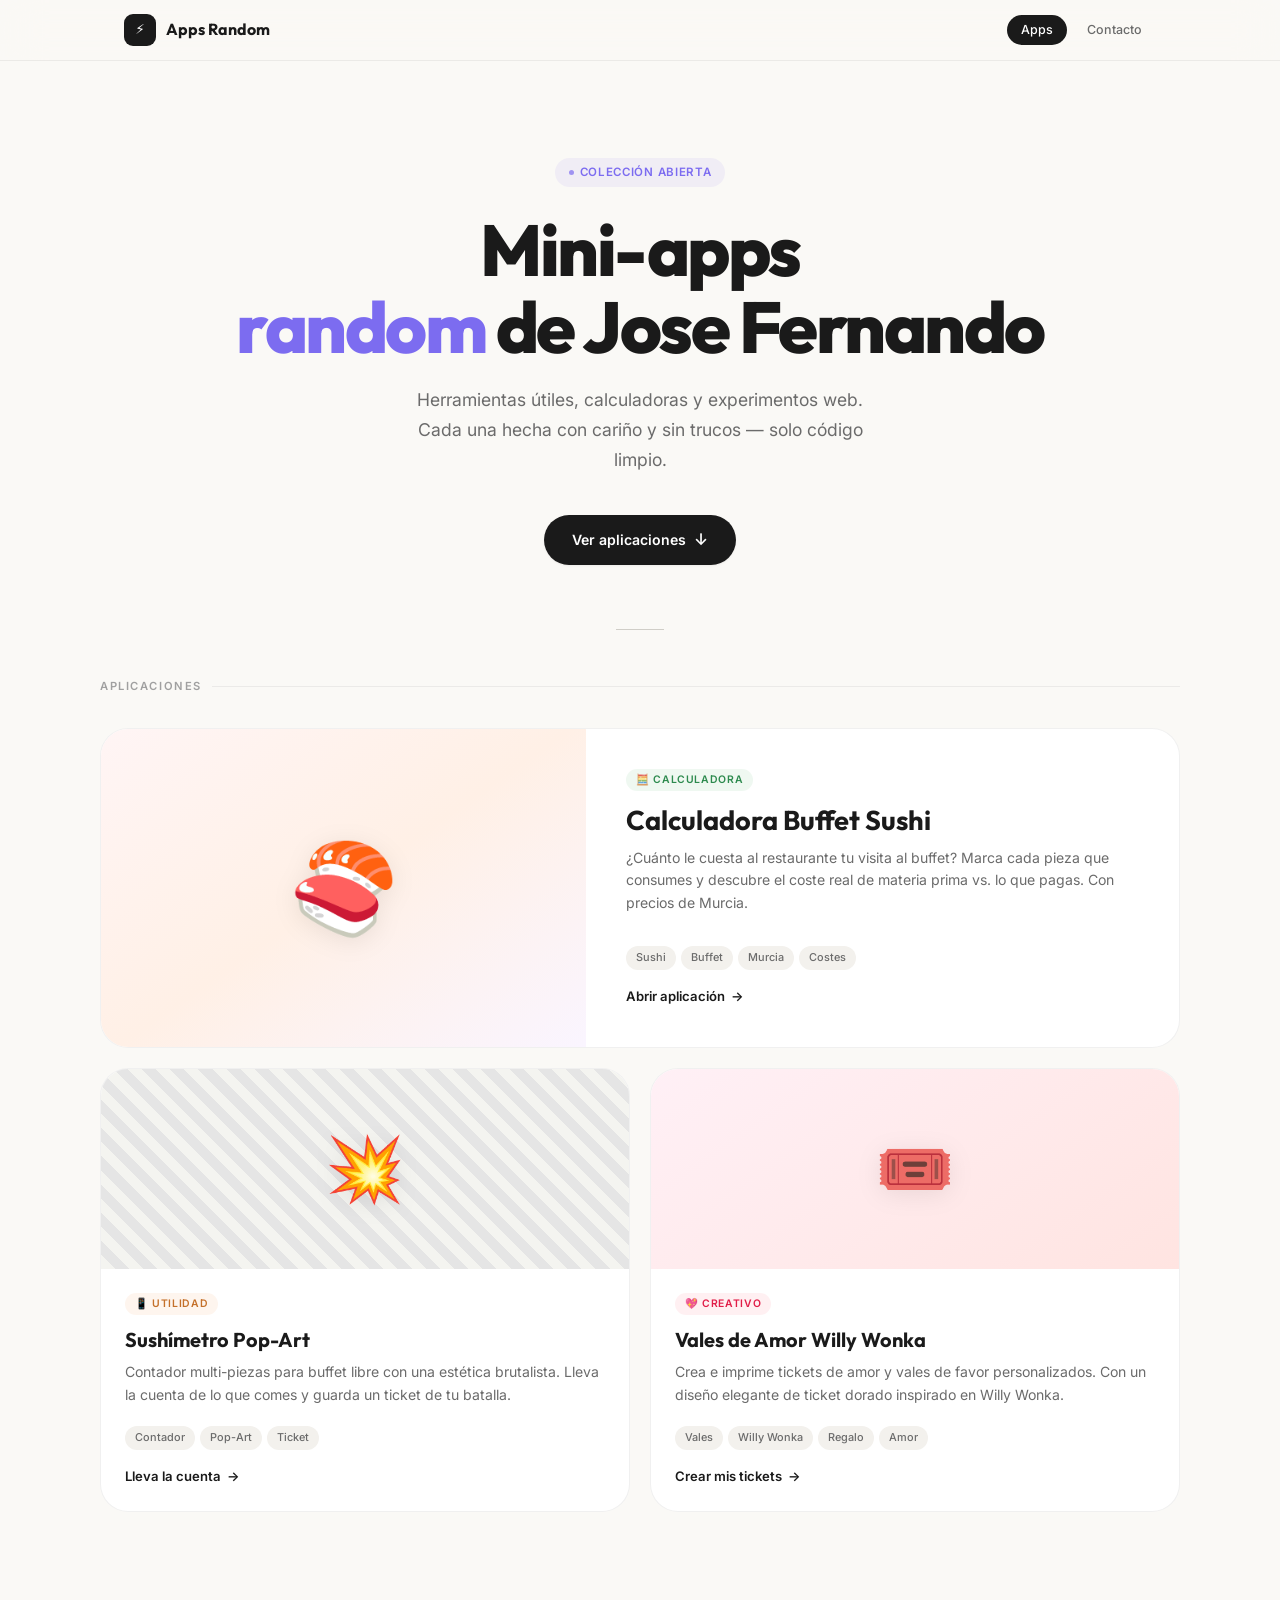
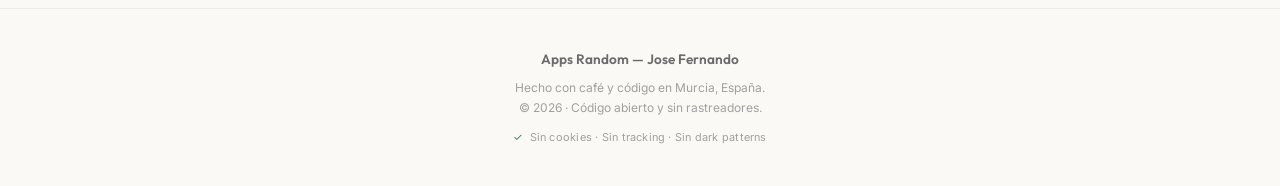
<file: index.html>
<!DOCTYPE html>
<html lang="es">
<head>
<meta charset="UTF-8"/>
<meta name="viewport" content="width=device-width, initial-scale=1.0"/>
<title>Apps Random — Jose Fernando</title>
<meta name="description" content="Colección de mini-aplicaciones web creadas por Jose Fernando. Herramientas útiles, calculadoras y experimentos."/>
<link rel="preconnect" href="https://fonts.googleapis.com"/>
<link rel="preconnect" href="https://fonts.gstatic.com" crossorigin/>
<link href="https://fonts.googleapis.com/css2?family=Inter:wght@300;400;500;600;700&family=Outfit:wght@400;500;600;700;800&display=swap" rel="stylesheet"/>
<style>
  
:root {
  /* Surface — warm cream palette */
  --bg: #faf9f6;
  --bg-alt: #f3f1ed;
  --surface: #ffffff;
  --surface-hover: #fdfcfa;
  --surface-raised: #ffffff;

  /* Text */
  --ink: #1a1a1a;
  --ink-secondary: #6b6b6b;
  --ink-tertiary: #a0a0a0;
  --ink-faint: #d0cec8;

  /* Accent — soft muted violet */
  --accent: #7c6cf0;
  --accent-soft: rgba(124, 108, 240, 0.08);
  --accent-medium: rgba(124, 108, 240, 0.14);

  /* Borders */
  --border: rgba(0, 0, 0, 0.06);
  --border-hover: rgba(0, 0, 0, 0.12);

  /* Radius */
  --r-sm: 12px;
  --r-md: 20px;
  --r-lg: 28px;
  --r-xl: 36px;
  --r-full: 999px;

  /* Shadows */
  --shadow-sm: 0 1px 3px rgba(0,0,0,0.04), 0 1px 2px rgba(0,0,0,0.03);
  --shadow-md: 0 4px 16px rgba(0,0,0,0.06), 0 1px 4px rgba(0,0,0,0.04);
  --shadow-lg: 0 12px 40px rgba(0,0,0,0.08), 0 4px 12px rgba(0,0,0,0.04);
  --shadow-card-hover: 0 20px 60px rgba(0,0,0,0.1), 0 4px 16px rgba(0,0,0,0.05);

  /* Motion */
  --ease: cubic-bezier(0.4, 0, 0.2, 1);
  --spring: cubic-bezier(0.34, 1.56, 0.64, 1);

  /* Fonts */
  --font: 'Inter', system-ui, -apple-system, BlinkMacSystemFont, sans-serif;
  --display: 'Outfit', system-ui, sans-serif;
}

/* ═══════════ RESET ═══════════ */
*, *::before, *::after { box-sizing: border-box; margin: 0; padding: 0; }
html { scroll-behavior: smooth; }
body {
  font-family: var(--font);
  background: var(--bg);
  color: var(--ink);
  min-height: 100vh;
  -webkit-font-smoothing: antialiased;
  -moz-osx-font-smoothing: grayscale;
  line-height: 1.6;
}
a { text-decoration: none; color: inherit; }

/* ═══════════ LAYOUT ═══════════ */
.container {
  max-width: 1080px;
  margin: 0 auto;
  padding: 0 1.5rem;
}

/* ═══════════ NAV ═══════════ */
.nav {
  position: sticky;
  top: 0; z-index: 50;
  background: rgba(250, 249, 246, 0.82);
  backdrop-filter: blur(20px) saturate(1.5);
  -webkit-backdrop-filter: blur(20px) saturate(1.5);
  border-bottom: 1px solid var(--border);
}
.nav-inner {
  max-width: 1080px;
  margin: 0 auto;
  padding: 0 1.5rem;
  height: 60px;
  display: flex;
  align-items: center;
  justify-content: space-between;
}
.nav-brand {
  display: flex;
  align-items: center;
  gap: 10px;
  font-family: var(--display);
  font-weight: 700;
  font-size: 1rem;
  color: var(--ink);
}
.nav-logo {
  width: 32px; height: 32px;
  border-radius: 9px;
  background: var(--ink);
  color: #fff;
  display: flex; align-items: center; justify-content: center;
  font-size: 0.85rem;
  transition: transform 0.3s var(--spring);
}
.nav-logo:hover { transform: rotate(-8deg) scale(1.05); }
.nav-right {
  display: flex; align-items: center; gap: 6px;
}
.nav-pill {
  padding: 5px 14px;
  border-radius: var(--r-full);
  font-size: 0.78rem;
  font-weight: 500;
  color: var(--ink-secondary);
  transition: background 0.2s, color 0.2s;
  cursor: pointer;
  border: none; background: none;
  font-family: var(--font);
}
.nav-pill:hover {
  background: var(--accent-soft);
  color: var(--accent);
}
.nav-pill.active {
  background: var(--ink);
  color: #fff;
}

/* ═══════════ HERO ═══════════ */
.hero {
  padding: 6rem 0 4rem;
  text-align: center;
}
.hero-tag {
  display: inline-flex;
  align-items: center;
  gap: 6px;
  padding: 5px 14px;
  border-radius: var(--r-full);
  background: var(--accent-soft);
  color: var(--accent);
  font-size: 0.72rem;
  font-weight: 600;
  letter-spacing: 0.06em;
  text-transform: uppercase;
  margin-bottom: 1.5rem;
}
.hero-tag .dot {
  width: 5px; height: 5px;
  border-radius: 50%;
  background: var(--accent);
  opacity: 0.7;
}
.hero h1 {
  font-family: var(--display);
  font-size: clamp(2.5rem, 6vw, 4.5rem);
  font-weight: 800;
  line-height: 1.08;
  letter-spacing: -0.035em;
  color: var(--ink);
  margin-bottom: 1.2rem;
}
.hero h1 em {
  font-style: normal;
  color: var(--accent);
}
.hero-desc {
  font-size: 1.1rem;
  color: var(--ink-secondary);
  max-width: 480px;
  margin: 0 auto 2.5rem;
  line-height: 1.7;
  font-weight: 400;
}
.hero-actions {
  display: flex;
  align-items: center;
  justify-content: center;
  gap: 10px;
}
.btn {
  display: inline-flex;
  align-items: center;
  gap: 8px;
  padding: 12px 28px;
  border-radius: var(--r-full);
  font-size: 0.88rem;
  font-weight: 600;
  font-family: var(--font);
  cursor: pointer;
  border: none;
  transition: all 0.25s var(--ease);
}
.btn-primary {
  background: var(--ink);
  color: #fff;
  box-shadow: var(--shadow-sm);
}
.btn-primary:hover {
  background: #333;
  transform: translateY(-1px);
  box-shadow: var(--shadow-md);
}
.btn-secondary {
  background: transparent;
  color: var(--ink-secondary);
  border: 1px solid var(--border-hover);
}
.btn-secondary:hover {
  background: var(--surface);
  color: var(--ink);
  border-color: var(--border-hover);
  transform: translateY(-1px);
}
.btn .arrow {
  transition: transform 0.25s var(--ease);
  font-size: 1rem;
}
.btn:hover .arrow { transform: translateX(3px); }

/* ═══════════ DIVIDER ═══════════ */
.divider {
  width: 48px;
  height: 1px;
  background: var(--ink-faint);
  margin: 0 auto 3rem;
}

/* ═══════════ APPS SECTION ═══════════ */
.section {
  padding: 0 0 6rem;
}
.section-label {
  display: flex;
  align-items: center;
  gap: 10px;
  font-size: 0.7rem;
  font-weight: 600;
  letter-spacing: 0.14em;
  text-transform: uppercase;
  color: var(--ink-tertiary);
  margin-bottom: 2rem;
}
.section-label::after {
  content: '';
  flex: 1;
  height: 1px;
  background: var(--border);
}

/* ═══════════ APP CARDS — BENTO GRID ═══════════ */
.bento {
  display: grid;
  grid-template-columns: repeat(2, 1fr);
  gap: 1.25rem;
}

.app-card {
  position: relative;
  background: var(--surface);
  border: 1px solid var(--border);
  border-radius: var(--r-lg);
  overflow: hidden;
  transition: all 0.35s var(--ease);
  display: flex;
  flex-direction: column;
  cursor: pointer;
}
.app-card:hover {
  border-color: var(--border-hover);
  box-shadow: var(--shadow-card-hover);
  transform: translateY(-4px);
}

/* Featured card — spans full width */
.app-card.featured {
  grid-column: 1 / -1;
  flex-direction: row;
  min-height: 320px;
}
.app-card.featured .card-visual {
  flex: 0 0 45%;
  min-height: 100%;
}
.app-card.featured .card-content {
  flex: 1;
  padding: 2.5rem;
  display: flex;
  flex-direction: column;
  justify-content: center;
}

/* Card visual / preview area */
.card-visual {
  position: relative;
  height: 200px;
  display: flex;
  align-items: center;
  justify-content: center;
  overflow: hidden;
}
.card-visual-bg {
  position: absolute; inset: 0;
  transition: transform 0.5s var(--ease);
}
.app-card:hover .card-visual-bg {
  transform: scale(1.04);
}
.card-icon {
  position: relative;
  z-index: 1;
  font-size: 4rem;
  filter: drop-shadow(0 4px 12px rgba(0,0,0,0.08));
  transition: transform 0.4s var(--spring);
}
.app-card:hover .card-icon {
  transform: scale(1.1) rotate(-3deg);
}
.app-card.featured .card-icon {
  font-size: 5.5rem;
}

/* Card content */
.card-content {
  padding: 1.5rem;
  flex: 1;
  display: flex;
  flex-direction: column;
}
.card-badge {
  display: inline-flex;
  align-items: center;
  gap: 4px;
  width: fit-content;
  padding: 3px 10px;
  border-radius: var(--r-full);
  font-size: 0.65rem;
  font-weight: 600;
  letter-spacing: 0.06em;
  text-transform: uppercase;
  margin-bottom: 0.75rem;
}
.badge-tool {
  background: rgba(52, 168, 83, 0.08);
  color: #2d8a4e;
}
.badge-game {
  background: var(--accent-soft);
  color: var(--accent);
}
.badge-util {
  background: rgba(234, 134, 45, 0.08);
  color: #c4702a;
}
.badge-love {
  background: rgba(244, 63, 94, 0.08);
  color: #e11d48;
}
.card-title {
  font-family: var(--display);
  font-size: 1.25rem;
  font-weight: 700;
  line-height: 1.3;
  margin-bottom: 0.5rem;
  color: var(--ink);
}
.app-card.featured .card-title {
  font-size: 1.7rem;
}
.card-desc {
  font-size: 0.88rem;
  color: var(--ink-secondary);
  line-height: 1.6;
  flex: 1;
  margin-bottom: 1.25rem;
}
.card-tags {
  display: flex;
  flex-wrap: wrap;
  gap: 5px;
  margin-bottom: 1rem;
}
.tag {
  padding: 3px 10px;
  border-radius: var(--r-full);
  background: var(--bg-alt);
  font-size: 0.68rem;
  font-weight: 500;
  color: var(--ink-secondary);
  transition: background 0.2s, color 0.2s;
}
.app-card:hover .tag {
  background: var(--accent-soft);
  color: var(--accent);
}
.card-cta {
  display: inline-flex;
  align-items: center;
  gap: 6px;
  font-size: 0.82rem;
  font-weight: 600;
  color: var(--ink);
  transition: color 0.2s, gap 0.25s var(--ease);
}
.app-card:hover .card-cta {
  color: var(--accent);
  gap: 10px;
}

/* ═══════════ PLACEHOLDER CARDS ═══════════ */
.app-card.placeholder {
  border-style: dashed;
  cursor: default;
}
.app-card.placeholder:hover {
  transform: translateY(-2px);
  box-shadow: var(--shadow-md);
}
.placeholder-badge {
  position: absolute;
  top: 12px; right: 12px; z-index: 2;
  padding: 3px 10px;
  border-radius: var(--r-full);
  background: var(--bg-alt);
  font-size: 0.6rem;
  font-weight: 600;
  letter-spacing: 0.06em;
  text-transform: uppercase;
  color: var(--ink-tertiary);
}
.app-card.placeholder .card-icon {
  opacity: 0.25;
  filter: grayscale(1) drop-shadow(0 4px 12px rgba(0,0,0,0.05));
}
.app-card.placeholder .card-content {
  opacity: 0.4;
}

/* ═══════════ FOOTER ═══════════ */
.footer {
  padding: 2.5rem 0;
  border-top: 1px solid var(--border);
  text-align: center;
}
.footer-inner {
  display: flex;
  flex-direction: column;
  align-items: center;
  gap: 8px;
}
.footer-brand {
  font-family: var(--display);
  font-weight: 600;
  font-size: 0.85rem;
  color: var(--ink-secondary);
}
.footer-note {
  font-size: 0.75rem;
  color: var(--ink-tertiary);
  line-height: 1.6;
}
.footer-note a {
  color: var(--ink-secondary);
  text-decoration: underline;
  text-underline-offset: 2px;
  text-decoration-color: var(--ink-faint);
  transition: color 0.2s, text-decoration-color 0.2s;
}
.footer-note a:hover {
  color: var(--accent);
  text-decoration-color: var(--accent);
}
.footer-ethics {
  display: inline-flex;
  align-items: center;
  gap: 6px;
  margin-top: 4px;
  font-size: 0.68rem;
  color: var(--ink-tertiary);
  letter-spacing: 0.02em;
}
.footer-ethics .check {
  color: #2d8a4e;
}

/* ═══════════ RESPONSIVE ═══════════ */
@media (max-width: 768px) {
  .hero { padding: 4rem 0 3rem; }
  .hero h1 { font-size: 2.2rem; }
  .hero-desc { font-size: 1rem; }
  .hero-actions { flex-direction: column; width: 100%; }
  .btn { width: 100%; justify-content: center; }
  .bento { grid-template-columns: 1fr; }
  .app-card.featured {
    flex-direction: column;
    min-height: auto;
  }
  .app-card.featured .card-visual {
    flex: 0 0 auto;
    height: 200px;
    min-height: auto;
  }
  .app-card.featured .card-content {
    padding: 1.5rem;
  }
  .app-card.featured .card-title {
    font-size: 1.3rem;
  }
  .app-card.featured .card-icon {
    font-size: 4rem;
  }
  .nav-right { display: none; }
}

/* ═══════════ ANIMATIONS ═══════════ */
.fade-in {
  opacity: 0;
  transform: translateY(20px);
  animation: fadeIn 0.6s var(--ease) forwards;
}
.fade-in:nth-child(1) { animation-delay: 0s; }
.fade-in:nth-child(2) { animation-delay: 0.08s; }
.fade-in:nth-child(3) { animation-delay: 0.16s; }
.fade-in:nth-child(4) { animation-delay: 0.24s; }

@keyframes fadeIn {
  to { opacity: 1; transform: translateY(0); }
}

/* Scroll reveal */
.reveal {
  opacity: 0;
  transform: translateY(24px);
  transition: opacity 0.5s var(--ease), transform 0.5s var(--ease);
}
.reveal.visible {
  opacity: 1;
  transform: translateY(0);
}

/* ═══════════ SCROLLBAR ═══════════ */
::-webkit-scrollbar { width: 6px; }
::-webkit-scrollbar-track { background: var(--bg); }
::-webkit-scrollbar-thumb { background: var(--ink-faint); border-radius: 3px; }
::-webkit-scrollbar-thumb:hover { background: var(--ink-tertiary); }
</style>
</head>
<body>

<!-- Navigation -->
<nav class="nav" aria-label="Navegación principal">
  <div class="nav-inner">
    <a href="#" class="nav-brand" aria-label="Inicio">
      <div class="nav-logo" aria-hidden="true">⚡</div>
      Apps Random
    </a>
    <div class="nav-right">
      <a href="#apps" class="nav-pill active">Apps</a>
      <a href="#footer" class="nav-pill">Contacto</a>
    </div>
  </div>
</nav>

<!-- Hero -->
<main>
  <section class="hero container" id="top">
    <div class="hero-tag fade-in">
      <span class="dot" aria-hidden="true"></span>
      Colección abierta
    </div>
    <h1 class="fade-in">
      Mini-apps<br/><em>random</em> de Jose Fernando
    </h1>
    <p class="hero-desc fade-in">
      Herramientas útiles, calculadoras y experimentos web.
      Cada una hecha con cariño y sin trucos — solo código limpio.
    </p>
    <div class="hero-actions fade-in">
      <a href="#apps" class="btn btn-primary">
        Ver aplicaciones
        <span class="arrow" aria-hidden="true">↓</span>
      </a>
    </div>
  </section>

  <div class="container"><div class="divider" aria-hidden="true"></div></div>

  <!-- Apps -->
  <section class="section container" id="apps">
    <div class="section-label">
      Aplicaciones
    </div>

    <div class="bento">

      <!-- ★ FEATURED: Sushi Calculator -->
      <a href="./calculadoraChuchi/index.html" class="app-card featured reveal" id="card-sushi" aria-label="Abrir Calculadora Buffet Sushi">
        <div class="card-visual">
          <div class="card-visual-bg" style="background: linear-gradient(145deg, #fff5f5 0%, #fff0e6 50%, #faf5ff 100%);"></div>
          <span class="card-icon" aria-hidden="true">🍣</span>
        </div>
        <div class="card-content">
          <span class="card-badge badge-tool">🧮 Calculadora</span>
          <h2 class="card-title">Calculadora Buffet Sushi</h2>
          <p class="card-desc">
            ¿Cuánto le cuesta al restaurante tu visita al buffet?
            Marca cada pieza que consumes y descubre el coste real
            de materia prima vs. lo que pagas. Con precios de Murcia.
          </p>
          <div class="card-tags">
            <span class="tag">Sushi</span>
            <span class="tag">Buffet</span>
            <span class="tag">Murcia</span>
            <span class="tag">Costes</span>
          </div>
          <span class="card-cta">
            Abrir aplicación
            <span class="arrow" aria-hidden="true">→</span>
          </span>
        </div>
      </a>

      <!-- Contador de Piezas -->
      <a href="./contadorPiezas/index.html" class="app-card reveal" aria-label="Abrir Contador Pop-Art">
        <div class="card-visual">
          <div class="card-visual-bg" style="background: repeating-linear-gradient(45deg, #f4f4f0, #f4f4f0 10px, rgba(0,0,0,0.1) 10px, rgba(0,0,0,0.1) 20px);"></div>
          <span class="card-icon" aria-hidden="true">💥</span>
        </div>
        <div class="card-content">
          <span class="card-badge badge-util">📱 Utilidad</span>
          <h3 class="card-title">Sushímetro Pop-Art</h3>
          <p class="card-desc">
            Contador multi-piezas para buffet libre con una estética brutalista.
            Lleva la cuenta de lo que comes y guarda un ticket de tu batalla.
          </p>
          <div class="card-tags">
            <span class="tag">Contador</span>
            <span class="tag">Pop-Art</span>
            <span class="tag">Ticket</span>
          </div>
          <span class="card-cta">
            Lleva la cuenta
            <span class="arrow" aria-hidden="true">→</span>
          </span>
        </div>
      </a>

      <!-- Creador de Tickets de Amor -->
      <a href="./ticketAmor/index.html" class="app-card reveal" aria-label="Abrir Creador de Tickets de Amor">
        <div class="card-visual">
          <div class="card-visual-bg" style="background: linear-gradient(145deg, #fff0f6 0%, #ffe4e1 100%);"></div>
          <span class="card-icon" aria-hidden="true">🎟️</span>
        </div>
        <div class="card-content">
          <span class="card-badge badge-love">💖 Creativo</span>
          <h3 class="card-title">Vales de Amor Willy Wonka</h3>
          <p class="card-desc">
            Crea e imprime tickets de amor y vales de favor personalizados. Con un diseño elegante de ticket dorado inspirado en Willy Wonka.
          </p>
          <div class="card-tags">
            <span class="tag">Vales</span>
            <span class="tag">Willy Wonka</span>
            <span class="tag">Regalo</span>
            <span class="tag">Amor</span>
          </div>
          <span class="card-cta">
            Crear mis tickets
            <span class="arrow" aria-hidden="true">→</span>
          </span>
        </div>
      </a>

    </div>
  </section>
</main>

<!-- Footer -->
<footer class="footer" id="footer">
  <div class="container footer-inner">
    <span class="footer-brand">Apps Random — Jose Fernando</span>
    <p class="footer-note">
      Hecho con café y código en Murcia, España.<br/>
      © 2026 · Código abierto y sin rastreadores.
    </p>
    <span class="footer-ethics">
      <span class="check" aria-hidden="true">✓</span>
      Sin cookies · Sin tracking · Sin dark patterns
    </span>
  </div>
</footer>

<script>
'use strict';

/* ═══ Scroll Reveal ═══ */
const observer = new IntersectionObserver(entries => {
  entries.forEach(entry => {
    if (entry.isIntersecting) {
      entry.target.classList.add('visible');
    }
  });
}, { threshold: 0.08, rootMargin: '0px 0px -40px 0px' });

document.querySelectorAll('.reveal').forEach(el => observer.observe(el));

/* ═══ Smooth anchor ═══ */
document.querySelectorAll('a[href^="#"]').forEach(a => {
  a.addEventListener('click', e => {
    const t = document.querySelector(a.getAttribute('href'));
    if (t) { e.preventDefault(); t.scrollIntoView({ behavior: 'smooth', block: 'start' }); }
  });
});
</script>
</body>
</html>
</file>
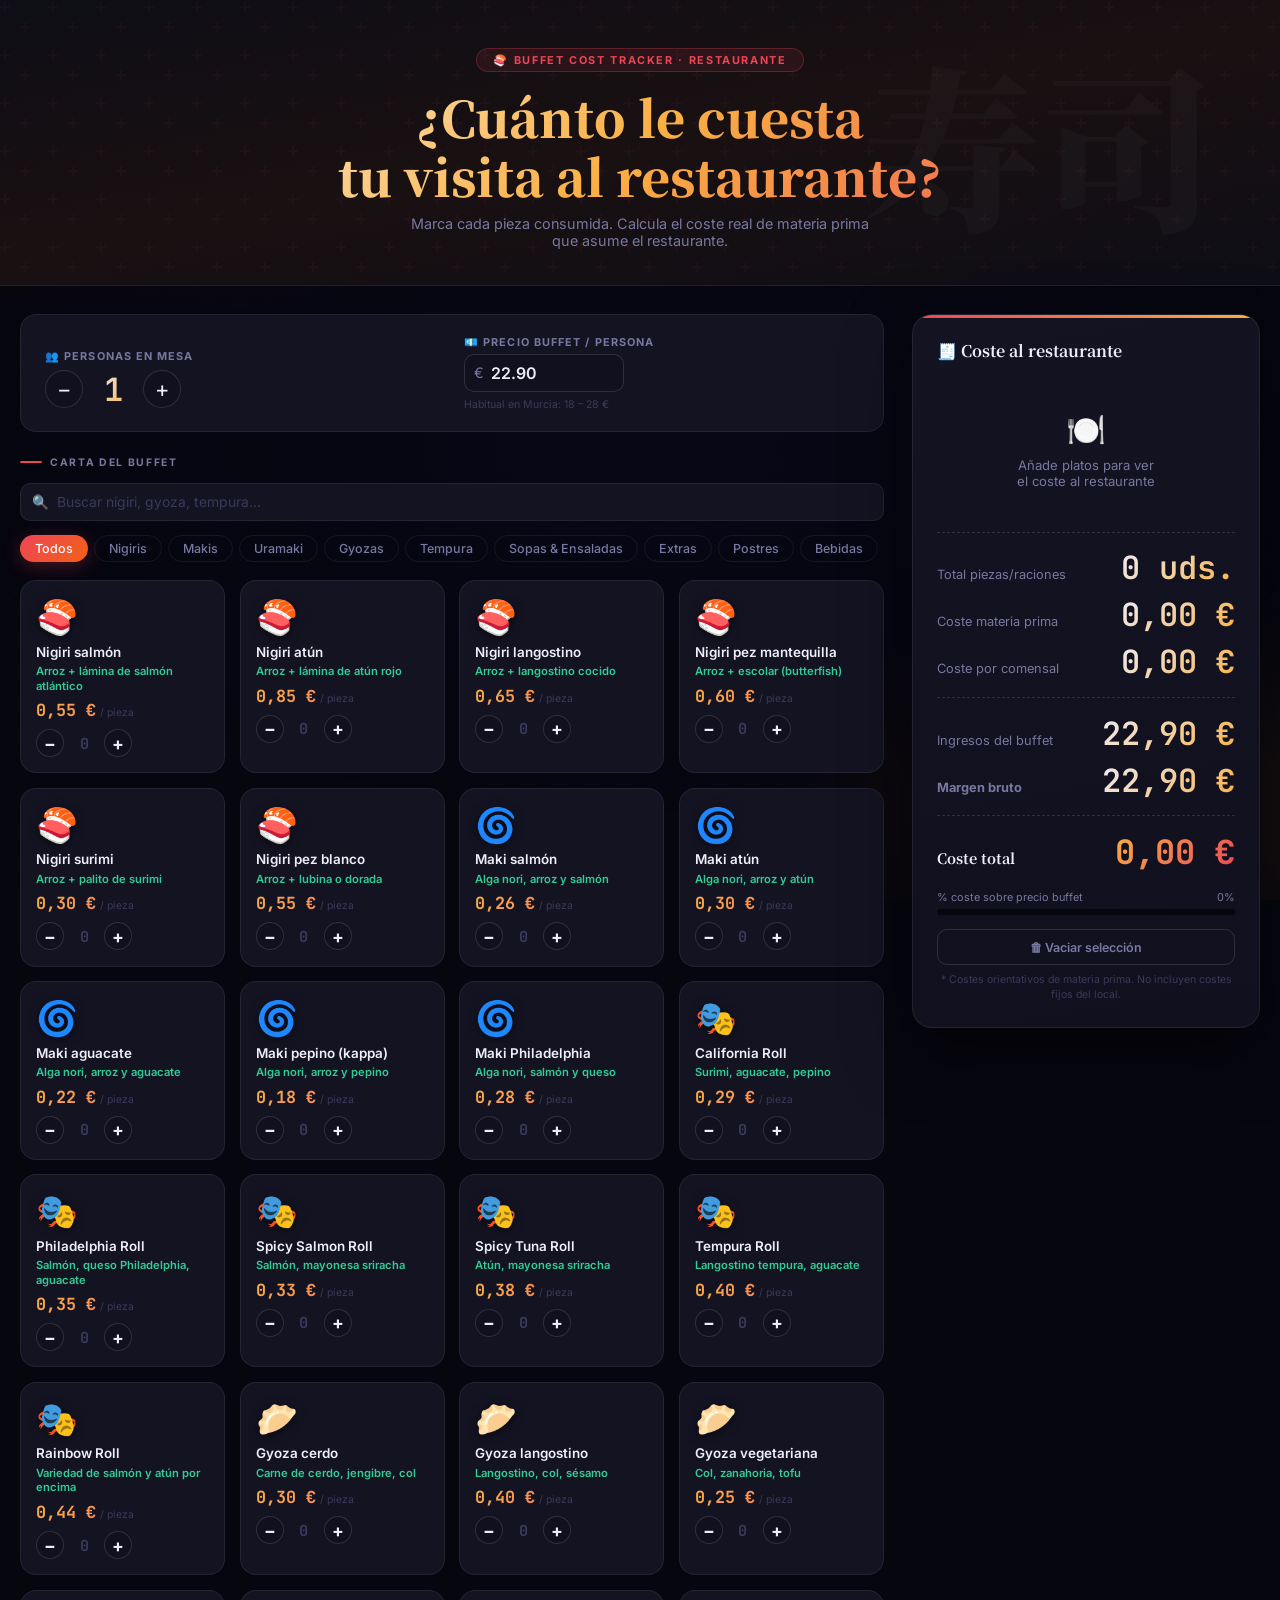
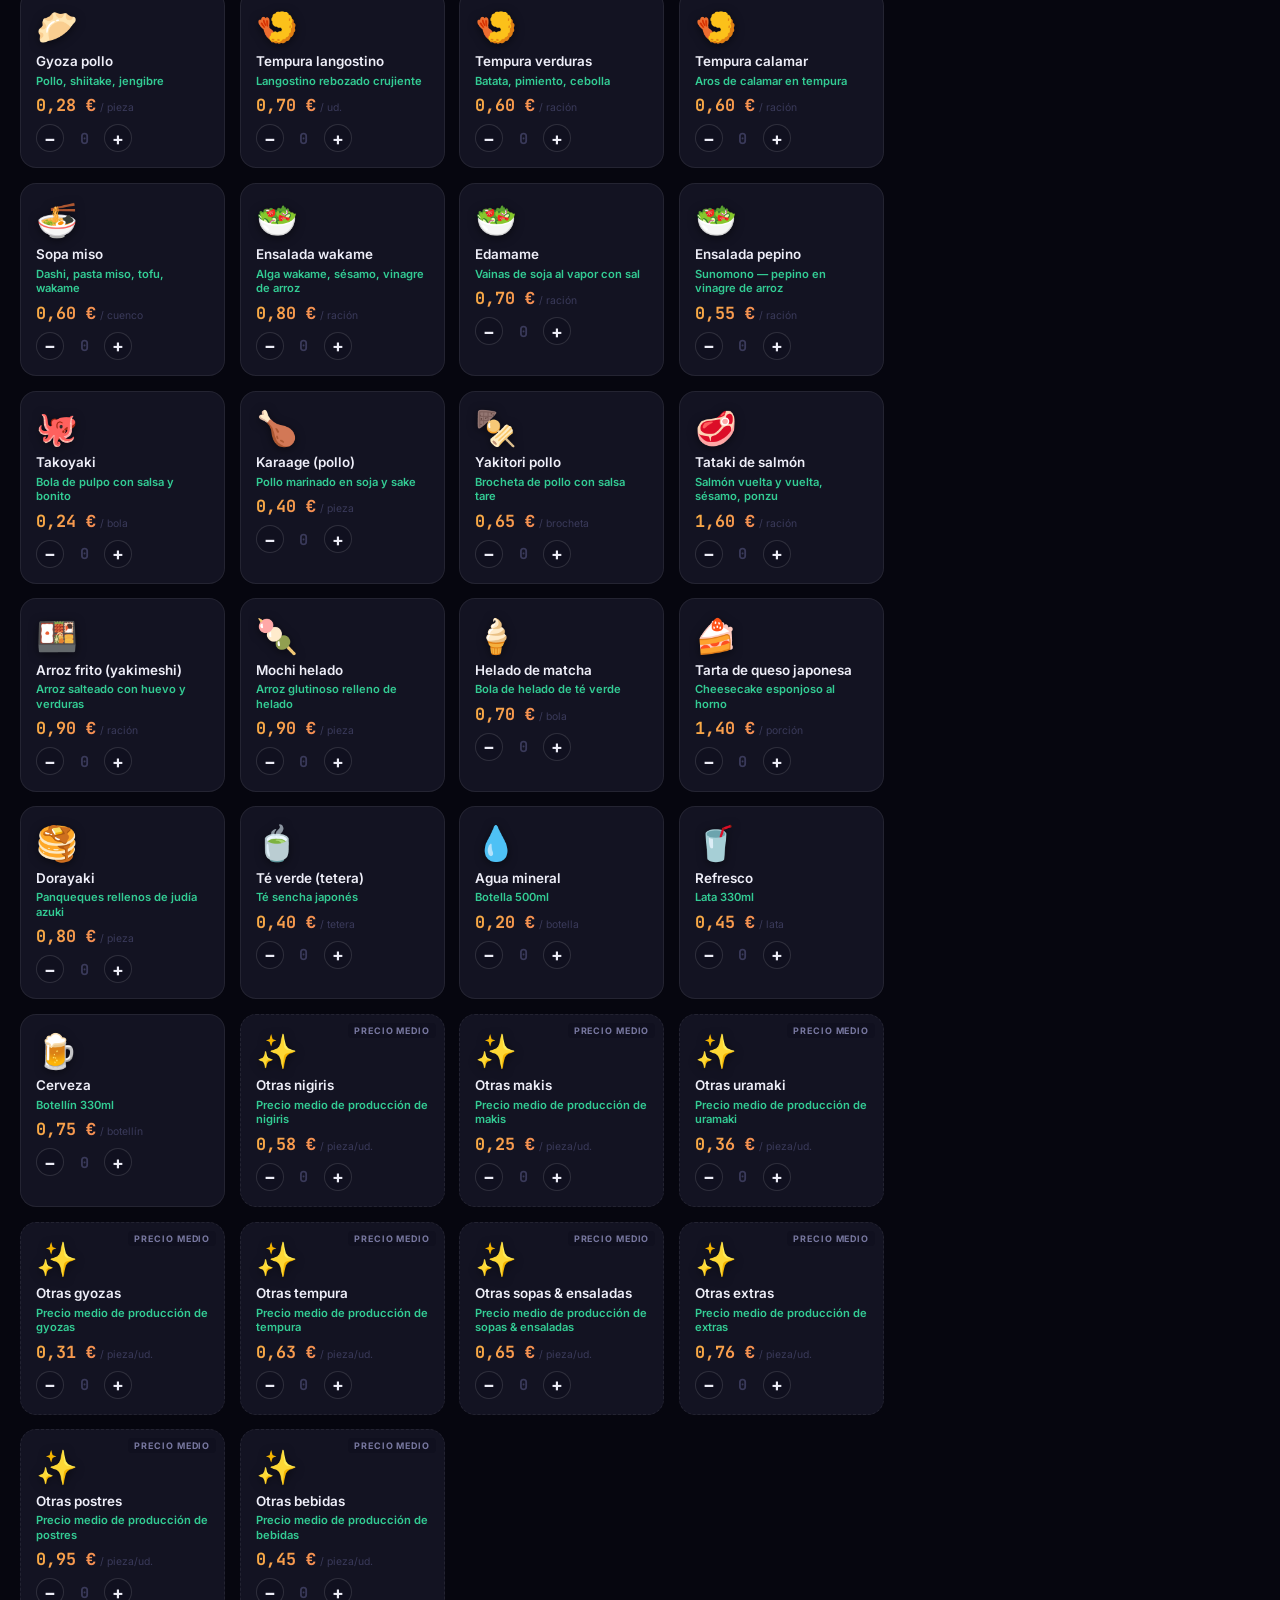
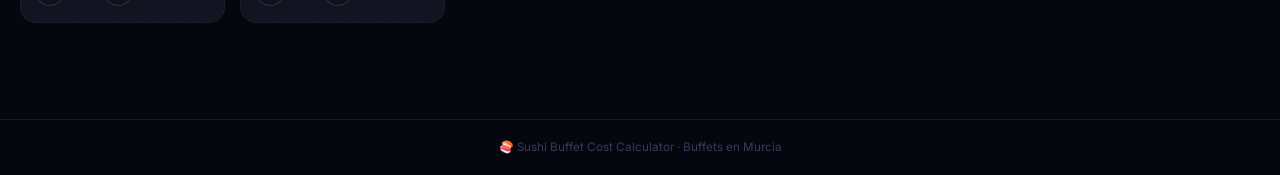
<file: calculadoraChuchi/index.html>
<!DOCTYPE html>
<html lang="es">
<head>
<meta charset="UTF-8"/><meta name="viewport" content="width=device-width,initial-scale=1.0"/>
<title>🍣 Coste buffet sushi — Calculadora para restaurantes</title>
<meta name="description" content="Calcula cuánto le cuesta al restaurante tu visita al buffet de sushi en Murcia."/>
<link rel="preconnect" href="https://fonts.googleapis.com"/>
<link rel="preconnect" href="https://fonts.gstatic.com" crossorigin/>
<link href="https://fonts.googleapis.com/css2?family=Noto+Serif+JP:wght@400;700;900&family=Inter:wght@300;400;500;600;700&family=JetBrains+Mono:wght@500;700&display=swap" rel="stylesheet"/>
<style>
:root{
  --bg0:#06060f;--bg1:#0b0b18;--bg2:#10101f;--bg3:#161626;
  --card:#131322;--card-h:#1a1a2e;
  --brd:rgba(255,255,255,.07);--brd-h:rgba(255,255,255,.13);
  --red:hsl(354,82%,60%);--red-dk:hsl(354,82%,42%);--red-gl:hsla(354,82%,60%,.28);
  --gold:hsl(36,94%,62%);--gold-gl:hsla(36,94%,62%,.22);
  --green:hsl(158,60%,50%);--green-gl:hsla(158,60%,50%,.18);
  --amber:hsl(40,90%,58%);
  --txt:#eeeef8;--muted:#7878a0;--faint:#3a3a5a;
  --r:12px;--rf:999px;
  --tr:.2s ease;--tr-spring:cubic-bezier(.34,1.56,.64,1);
  --font:'Inter',system-ui,sans-serif;
  --serif:'Noto Serif JP',serif;
  --mono:'JetBrains Mono',monospace;
}
*,*::before,*::after{box-sizing:border-box;margin:0;padding:0}
html{scroll-behavior:smooth}
body{font-family:var(--font);background:var(--bg0);color:var(--txt);min-height:100vh;overflow-x:hidden}
button{font-family:inherit;cursor:pointer;border:none;background:none}
input{font-family:inherit}
/* BG */
.bg{position:fixed;inset:0;z-index:0;pointer-events:none;overflow:hidden}
.bg::before{content:'';position:absolute;inset:0;
  background:radial-gradient(ellipse 70% 55% at 10% 0%,hsla(354,82%,55%,.11) 0%,transparent 65%),
  radial-gradient(ellipse 50% 40% at 90% 90%,hsla(36,94%,55%,.08) 0%,transparent 60%),
  radial-gradient(ellipse 80% 60% at 50% 50%,hsla(240,60%,40%,.05) 0%,transparent 70%);
  animation:breathe 9s ease-in-out infinite alternate}
.bg::after{content:'';position:absolute;inset:0;
  background-image:radial-gradient(circle,rgba(255,255,255,.025) 1px,transparent 1px);
  background-size:32px 32px}
@keyframes breathe{from{opacity:.7}to{opacity:1}}
/* LAYOUT */
.page{position:relative;z-index:1;max-width:1280px;margin:0 auto;padding:1.75rem 1.25rem 6rem;
  display:grid;grid-template-columns:1fr 348px;gap:1.75rem;align-items:start}
@media(max-width:960px){.page{grid-template-columns:1fr}}
@media(max-width:600px){.page{padding:1rem .75rem 5rem}}
/* HEADER */
header{position:relative;z-index:1;overflow:hidden;text-align:center;
  padding:3rem 1.5rem 2.25rem;
  background:linear-gradient(170deg,hsl(240,22%,7%) 0%,hsl(350,22%,8%) 50%,hsl(240,22%,7%) 100%);
  border-bottom:1px solid var(--brd)}
header::before{content:'';position:absolute;inset:0;
  background-image:url("data:image/svg+xml,%3Csvg width='48' height='48' viewBox='0 0 48 48' xmlns='http://www.w3.org/2000/svg'%3E%3Cg fill='%23ef4565' fill-opacity='0.04'%3E%3Cpath d='M26 26v-4h-2v4h-4v2h4v4h2v-4h4v-2h-4zM6 6V2H4v4H0v2h4v4h2V8h4V6H6z'/%3E%3C/g%3E%3C/svg%3E")}
.kanji{position:absolute;right:5%;top:50%;transform:translateY(-50%);
  font-family:var(--serif);font-size:11rem;font-weight:900;
  color:var(--txt);opacity:.025;pointer-events:none;user-select:none;line-height:1}
.h-badge{display:inline-flex;align-items:center;gap:6px;
  background:hsla(354,82%,60%,.1);border:1px solid hsla(354,82%,60%,.25);
  color:var(--red);border-radius:var(--rf);padding:4px 16px;
  font-size:.68rem;font-weight:700;letter-spacing:.15em;text-transform:uppercase;margin-bottom:1rem}
header h1{font-family:var(--serif);font-size:clamp(1.9rem,5vw,3.1rem);
  font-weight:900;line-height:1.18;
  background:linear-gradient(140deg,#fff 0%,var(--gold) 50%,var(--red) 100%);
  -webkit-background-clip:text;-webkit-text-fill-color:transparent;background-clip:text;margin-bottom:.6rem}
header p{color:var(--muted);font-size:.9rem;max-width:480px;margin:0 auto}
/* LABEL */
.lbl{display:flex;align-items:center;gap:8px;font-size:.65rem;font-weight:700;
  letter-spacing:.16em;text-transform:uppercase;color:var(--muted);margin-bottom:.9rem}
.lbl::before{content:'';width:22px;height:2px;background:var(--red);border-radius:2px;flex-shrink:0}
/* CONFIG */
.cfg{background:var(--card);border:1px solid var(--brd);border-radius:16px;
  padding:1.25rem 1.5rem;margin-bottom:1.5rem;display:flex;flex-wrap:wrap;gap:1.5rem;align-items:flex-end}
.cfg-blk{display:flex;flex-direction:column;gap:5px;flex:1;min-width:160px}
.cfg-lbl{font-size:.68rem;font-weight:700;letter-spacing:.1em;text-transform:uppercase;color:var(--muted)}
.stepper{display:flex;align-items:center;gap:10px}
.s-btn{width:38px;height:38px;border-radius:var(--rf);border:1px solid var(--brd-h);
  background:var(--bg2);color:var(--txt);font-size:1.4rem;line-height:1;
  display:flex;align-items:center;justify-content:center;
  transition:background var(--tr),border-color var(--tr),transform var(--tr)}
.s-btn:hover{background:var(--red);border-color:var(--red);transform:scale(1.1)}
.s-val{font-family:var(--serif);font-size:2rem;font-weight:900;min-width:40px;text-align:center;
  background:linear-gradient(135deg,var(--txt),var(--gold));
  -webkit-background-clip:text;-webkit-text-fill-color:transparent;background-clip:text}
.price-wrap{position:relative;display:flex;align-items:center;max-width:160px}
.euro-sym{position:absolute;left:10px;color:var(--muted);font-size:.9rem;pointer-events:none}
.price-inp{width:100%;padding:8px 10px 8px 26px;background:var(--bg2);border:1px solid var(--brd-h);
  border-radius:10px;color:var(--txt);font-size:1rem;font-weight:600;outline:none;
  -moz-appearance:textfield;appearance:textfield;transition:border-color var(--tr)}
.price-inp::-webkit-outer-spin-button,.price-inp::-webkit-inner-spin-button{-webkit-appearance:none}
.price-inp:focus{border-color:var(--red)}
.cfg-note{font-size:.66rem;color:var(--faint);margin-top:1px}
/* SEARCH */
.srch{position:relative;margin-bottom:.9rem}
.srch-ico{position:absolute;left:12px;top:50%;transform:translateY(-50%);color:var(--muted);font-size:.85rem;pointer-events:none}
.srch input{width:100%;padding:10px 12px 10px 36px;background:var(--card);
  border:1px solid var(--brd);border-radius:10px;color:var(--txt);font-size:.87rem;outline:none;
  transition:border-color var(--tr)}
.srch input::placeholder{color:var(--faint)}
.srch input:focus{border-color:var(--red)}
/* TABS */
.tabs{display:flex;flex-wrap:wrap;gap:6px;margin-bottom:1.1rem}
.tab{border:1px solid var(--brd);background:transparent;color:var(--muted);
  border-radius:var(--rf);padding:5px 14px;font-size:.78rem;font-weight:500;
  transition:all var(--tr);user-select:none}
.tab:hover{border-color:var(--red);color:var(--txt)}
.tab.on{background:linear-gradient(135deg,var(--red),hsl(20,90%,52%));
  border-color:transparent;color:#fff;box-shadow:0 4px 18px var(--red-gl)}
/* GRID */
.grid{display:grid;grid-template-columns:repeat(auto-fill,minmax(178px,1fr));gap:.9rem}
.no-res{grid-column:1/-1;text-align:center;padding:3rem;color:var(--muted);font-size:.88rem}
/* CARD */
.card{background:var(--card);border:1px solid var(--brd);border-radius:16px;padding:.95rem;
  cursor:pointer;user-select:none;position:relative;overflow:hidden;outline:none;
  transition:border-color var(--tr),transform var(--tr),box-shadow var(--tr),background var(--tr)}
.card::after{content:'';position:absolute;inset:0;
  background:linear-gradient(135deg,hsla(354,82%,60%,.06),transparent 60%);
  opacity:0;transition:opacity var(--tr)}
.card:hover{border-color:hsla(354,82%,60%,.4);transform:translateY(-4px);
  box-shadow:0 12px 40px rgba(0,0,0,.5);background:var(--card-h)}
.card:hover::after{opacity:1}
.card.sel{border-color:var(--red);background:hsla(354,82%,60%,.08);
  box-shadow:0 0 0 1px var(--red),0 0 28px var(--red-gl)}
.card.sel::before{content:'';position:absolute;top:0;left:0;right:0;height:2px;
  background:linear-gradient(90deg,var(--red),var(--gold))}
.card.sel::after{opacity:1}
.card.other{border-style:dashed}
.other-badge{position:absolute;top:8px;right:8px;font-size:.56rem;font-weight:700;
  letter-spacing:.1em;color:var(--muted);background:var(--bg2);
  padding:2px 6px;border-radius:4px;text-transform:uppercase}
.emoji{display:block;font-size:2.1rem;margin-bottom:.4rem;
  filter:drop-shadow(0 2px 5px rgba(0,0,0,.5));
  transition:transform .35s var(--tr-spring)}
.card:hover .emoji,.card.sel .emoji{transform:scale(1.2) rotate(-8deg)}
.c-name{font-size:.84rem;font-weight:600;line-height:1.3;margin-bottom:1px}
.c-sub{font-size:.68rem;color:var(--muted);line-height:1.3;margin-bottom:6px}
.c-price{font-family:var(--mono);font-size:1.05rem;font-weight:700;
  background:linear-gradient(135deg,var(--gold),hsl(20,90%,65%));
  -webkit-background-clip:text;-webkit-text-fill-color:transparent;background-clip:text}
.c-unit{font-size:.65rem;color:var(--faint)}
/* COUNTER */
.counter{display:flex;align-items:center;gap:7px;margin-top:8px;position:relative;z-index:2}
.c-btn{width:28px;height:28px;border-radius:var(--rf);border:1px solid var(--brd-h);
  background:var(--bg2);color:var(--txt);font-size:1.1rem;font-weight:700;
  display:flex;align-items:center;justify-content:center;
  transition:background var(--tr),border-color var(--tr),transform var(--tr)}
.c-btn:hover{background:var(--red);border-color:var(--red);transform:scale(1.15)}
.c-num{font-family:var(--mono);font-size:.95rem;font-weight:700;min-width:26px;text-align:center;
  cursor:text;border-radius:6px;padding:1px 4px;transition:background var(--tr)}
.c-num:hover{background:hsla(255,100%,100%,.07)}
.c-num.zero{color:var(--faint)}
.c-edit{font-family:var(--mono);font-size:.95rem;font-weight:700;width:40px;
  background:hsla(255,100%,100%,.1);border:1px solid var(--red);border-radius:6px;
  color:var(--txt);text-align:center;outline:none;padding:1px 0;
  -moz-appearance:textfield;appearance:textfield}
.c-edit::-webkit-outer-spin-button,.c-edit::-webkit-inner-spin-button{-webkit-appearance:none}
.c-sub{font-size:.7rem;color:var(--green);font-weight:600;margin-top:3px;
  position:relative;z-index:2;animation:pop .22s var(--tr-spring)}
/* SIDEBAR */
.sidebar{position:sticky;top:1.5rem}
.receipt{background:linear-gradient(170deg,var(--card) 0%,var(--bg2) 100%);
  border:1px solid var(--brd);border-radius:20px;padding:1.5rem;
  box-shadow:0 24px 64px rgba(0,0,0,.6);position:relative;overflow:hidden}
.receipt::before{content:'';position:absolute;top:0;left:0;right:0;height:3px;
  background:linear-gradient(90deg,var(--red),var(--gold),var(--red));background-size:200%;
  animation:slide-grad 4s linear infinite}
@keyframes slide-grad{from{background-position:0%}to{background-position:200%}}
.r-title{font-family:var(--serif);font-size:1rem;font-weight:700;
  margin-bottom:1.2rem;display:flex;align-items:center;gap:8px}
.r-lines{list-style:none;max-height:230px;overflow-y:auto;margin-bottom:.9rem;
  scrollbar-width:thin;scrollbar-color:var(--brd) transparent}
.r-lines::-webkit-scrollbar{width:3px}
.r-lines::-webkit-scrollbar-thumb{background:var(--brd);border-radius:2px}
.r-empty{display:flex;flex-direction:column;align-items:center;gap:8px;
  padding:1.8rem 0;color:var(--muted);font-size:.82rem;text-align:center}
.r-empty span:first-child{font-size:2rem}
.r-line{display:flex;align-items:center;gap:5px;padding:5px 0;
  border-bottom:1px solid hsla(240,20%,100%,.04);font-size:.8rem;
  animation:slide-in .2s ease}
.r-emo{flex-shrink:0;font-size:.85rem}
.r-name{flex:1;overflow:hidden;text-overflow:ellipsis;white-space:nowrap;color:var(--txt)}
.r-qty{color:var(--muted);font-size:.72rem;white-space:nowrap}
.r-amt{font-family:var(--mono);color:var(--gold);font-weight:600;white-space:nowrap;margin-left:auto;font-size:.8rem}
.div{border:none;border-top:1px dashed var(--brd-h);margin:.85rem 0}
.s-row{display:flex;justify-content:space-between;align-items:baseline;
  font-size:.8rem;color:var(--muted);margin-bottom:4px}
.s-val{font-weight:600;color:var(--txt);font-family:var(--mono)}
.g-great{color:var(--green)!important}.g-ok{color:var(--amber)!important}
.g-warn{color:var(--gold)!important}.g-bad{color:var(--red)!important}
.s-total{display:flex;justify-content:space-between;align-items:baseline;margin-top:6px}
.t-lbl{font-family:var(--serif);font-size:.9rem;font-weight:700}
.t-amt{font-family:var(--mono);font-size:2.1rem;font-weight:700;
  background:linear-gradient(135deg,var(--gold),var(--red));
  -webkit-background-clip:text;-webkit-text-fill-color:transparent;background-clip:text;
  transition:all .3s ease}
/* BAR */
.bar-wrap{margin-top:1rem}
.bar-top{display:flex;justify-content:space-between;font-size:.68rem;color:var(--muted);margin-bottom:5px}
.bar-track{height:6px;background:var(--bg0);border-radius:var(--rf);overflow:hidden}
.bar-fill{height:100%;border-radius:var(--rf);transition:width .5s ease,background .5s ease;width:0}
/* VERDICT */
.verdict{margin-top:.85rem;border-radius:10px;padding:.7rem 1rem;
  font-size:.8rem;font-weight:500;line-height:1.45;text-align:center;display:none}
.verdict.on{display:block;animation:pop .35s var(--tr-spring)}
.v-great{background:var(--green-gl);border:1px solid hsla(158,60%,50%,.3);color:var(--green)}
.v-ok{background:hsla(40,90%,58%,.12);border:1px solid hsla(40,90%,58%,.3);color:var(--amber)}
.v-warn{background:var(--gold-gl);border:1px solid hsla(36,94%,62%,.3);color:var(--gold)}
.v-bad{background:hsla(354,82%,60%,.1);border:1px solid hsla(354,82%,60%,.3);color:var(--red)}
/* BTN RESET */
.btn-rst{width:100%;margin-top:.9rem;padding:.6rem;border-radius:10px;
  border:1px solid var(--brd-h);background:transparent;color:var(--muted);
  font-size:.78rem;font-weight:600;transition:all var(--tr)}
.btn-rst:hover{border-color:var(--red);color:var(--red);background:hsla(354,82%,60%,.07)}
.r-note{font-size:.66rem;color:var(--faint);margin-top:.5rem;text-align:center;line-height:1.4}
/* SCROLL TOP */
.scr-top{position:fixed;bottom:2rem;right:2rem;z-index:99;width:44px;height:44px;
  border-radius:var(--rf);background:var(--red);color:#fff;font-size:1.2rem;
  display:flex;align-items:center;justify-content:center;
  box-shadow:0 4px 22px var(--red-gl);opacity:0;transform:translateY(16px);
  transition:opacity var(--tr),transform var(--tr);pointer-events:none}
.scr-top.on{opacity:1;transform:translateY(0);pointer-events:auto}
.scr-top:hover{background:var(--red-dk);transform:translateY(-2px) scale(1.06)}
footer{position:relative;z-index:1;text-align:center;padding:1.3rem;
  color:var(--faint);font-size:.73rem;border-top:1px solid var(--brd)}
@keyframes pop{from{opacity:0;transform:scale(.92)}to{opacity:1;transform:scale(1)}}
@keyframes slide-in{from{opacity:0;transform:translateX(10px)}to{opacity:1;transform:translateX(0)}}
@media(max-width:580px){
  .kanji{display:none}
  .grid{grid-template-columns:repeat(auto-fill,minmax(148px,1fr));gap:.7rem}
  .t-amt{font-size:1.7rem}}
</style>
</head>
<body>
<div class="bg" aria-hidden="true"></div>

<header>
  <div class="kanji" aria-hidden="true">寿司</div>
  <div class="h-badge">🍣 Buffet Cost Tracker · Restaurante</div>
  <h1>¿Cuánto le cuesta<br/>tu visita al restaurante?</h1>
  <p>Marca cada pieza consumida. Calcula el coste real de materia prima que asume el restaurante.</p>
</header>

<main class="page">
  <section>
    <!-- CONFIG -->
    <div class="cfg">
      <div class="cfg-blk">
        <span class="cfg-lbl">👥 Personas en mesa</span>
        <div class="stepper">
          <button class="s-btn" id="pDown" aria-label="Quitar persona">−</button>
          <span class="s-val" id="pVal">1</span>
          <button class="s-btn" id="pUp" aria-label="Añadir persona">+</button>
        </div>
      </div>
      <div class="cfg-blk">
        <label class="cfg-lbl" for="bprice">💶 Precio buffet / persona</label>
        <div class="price-wrap">
          <span class="euro-sym">€</span>
          <input type="number" id="bprice" class="price-inp" value="22.90" min="1" max="150" step="0.5"/>
        </div>
        <span class="cfg-note">Habitual en Murcia: 18 – 28 €</span>
      </div>
    </div>

    <p class="lbl">Carta del buffet</p>
    <div class="srch">
      <span class="srch-ico">🔍</span>
      <input type="search" id="srch" placeholder="Buscar nigiri, gyoza, tempura…" autocomplete="off"/>
    </div>
    <nav class="tabs" id="tabs"></nav>
    <div class="grid" id="grid"></div>
  </section>

  <aside class="sidebar">
    <div class="receipt">
      <h2 class="r-title">🧾 Coste al restaurante</h2>
      <ul class="r-lines" id="rlines">
        <li class="r-empty"><span>🍽️</span><span>Añade platos para ver<br/>el coste al restaurante</span></li>
      </ul>
      <hr class="div"/>
      <div class="s-row"><span>Total piezas/raciones</span><span class="s-val" id="sUnits">0</span></div>
      <div class="s-row"><span>Coste materia prima</span><span class="s-val" id="sCost">0,00 €</span></div>
      <div class="s-row"><span>Coste por comensal</span><span class="s-val" id="sPerP">0,00 €</span></div>
      <hr class="div"/>
      <div class="s-row"><span>Ingresos del buffet</span><span class="s-val" id="sRev">0,00 €</span></div>
      <div class="s-row" style="font-weight:700"><span>Margen bruto</span><span class="s-val" id="sMarg">0,00 €</span></div>
      <hr class="div"/>
      <div class="s-total">
        <span class="t-lbl">Coste total</span>
        <span class="t-amt" id="sTot">0,00 €</span>
      </div>
      <div class="bar-wrap">
        <div class="bar-top"><span>% coste sobre precio buffet</span><span id="bPct">0%</span></div>
        <div class="bar-track"><div class="bar-fill" id="bBar"></div></div>
      </div>
      <div class="verdict" id="verd"></div>
      <button class="btn-rst" id="rst">🗑 Vaciar selección</button>
      <p class="r-note">* Costes orientativos de materia prima. No incluyen costes fijos del local.</p>
    </div>
  </aside>
</main>

<button class="scr-top" id="scrTop">↑</button>
<footer>🍣 Sushi Buffet Cost Calculator · Buffets en Murcia</footer>

<script>
'use strict';
/* ═══════════════ 1. DATA ═══════════════ */
const CATS=['Todos','Nigiris','Makis','Uramaki','Gyozas','Tempura','Sopas & Ensaladas','Extras','Postres','Bebidas'];
const AVG={
  'Nigiris':0.58,'Makis':0.25,'Uramaki':0.36,
  'Gyozas':0.31,'Tempura':0.63,'Sopas & Ensaladas':0.65,
  'Extras':0.76,'Postres':0.95,'Bebidas':0.45
};
const base=[
  // NIGIRIS – por pieza
  {id:'n1',cat:'Nigiris',emoji:'🍣',name:'Nigiri salmón',sub:'Arroz + lámina de salmón atlántico',cost:.55,unit:'pieza'},
  {id:'n2',cat:'Nigiris',emoji:'🍣',name:'Nigiri atún',sub:'Arroz + lámina de atún rojo',cost:.85,unit:'pieza'},
  {id:'n3',cat:'Nigiris',emoji:'🍣',name:'Nigiri langostino',sub:'Arroz + langostino cocido',cost:.65,unit:'pieza'},
  {id:'n4',cat:'Nigiris',emoji:'🍣',name:'Nigiri pez mantequilla',sub:'Arroz + escolar (butterfish)',cost:.60,unit:'pieza'},
  {id:'n5',cat:'Nigiris',emoji:'🍣',name:'Nigiri surimi',sub:'Arroz + palito de surimi',cost:.30,unit:'pieza'},
  {id:'n6',cat:'Nigiris',emoji:'🍣',name:'Nigiri pez blanco',sub:'Arroz + lubina o dorada',cost:.55,unit:'pieza'},
  // MAKIS – por pieza (promedio 0.25€)
  {id:'m1',cat:'Makis',emoji:'🌀',name:'Maki salmón',sub:'Alga nori, arroz y salmón',cost:.26,unit:'pieza'},
  {id:'m2',cat:'Makis',emoji:'🌀',name:'Maki atún',sub:'Alga nori, arroz y atún',cost:.30,unit:'pieza'},
  {id:'m3',cat:'Makis',emoji:'🌀',name:'Maki aguacate',sub:'Alga nori, arroz y aguacate',cost:.22,unit:'pieza'},
  {id:'m4',cat:'Makis',emoji:'🌀',name:'Maki pepino (kappa)',sub:'Alga nori, arroz y pepino',cost:.18,unit:'pieza'},
  {id:'m5',cat:'Makis',emoji:'🌀',name:'Maki Philadelphia',sub:'Alga nori, salmón y queso',cost:.28,unit:'pieza'},
  // URAMAKI – por pieza
  {id:'u1',cat:'Uramaki',emoji:'🎭',name:'California Roll',sub:'Surimi, aguacate, pepino',cost:.29,unit:'pieza'},
  {id:'u2',cat:'Uramaki',emoji:'🎭',name:'Philadelphia Roll',sub:'Salmón, queso Philadelphia, aguacate',cost:.35,unit:'pieza'},
  {id:'u3',cat:'Uramaki',emoji:'🎭',name:'Spicy Salmon Roll',sub:'Salmón, mayonesa sriracha',cost:.33,unit:'pieza'},
  {id:'u4',cat:'Uramaki',emoji:'🎭',name:'Spicy Tuna Roll',sub:'Atún, mayonesa sriracha',cost:.38,unit:'pieza'},
  {id:'u5',cat:'Uramaki',emoji:'🎭',name:'Tempura Roll',sub:'Langostino tempura, aguacate',cost:.40,unit:'pieza'},
  {id:'u6',cat:'Uramaki',emoji:'🎭',name:'Rainbow Roll',sub:'Variedad de salmón y atún por encima',cost:.44,unit:'pieza'},
  // GYOZAS – por pieza
  {id:'g1',cat:'Gyozas',emoji:'🥟',name:'Gyoza cerdo',sub:'Carne de cerdo, jengibre, col',cost:.30,unit:'pieza'},
  {id:'g2',cat:'Gyozas',emoji:'🥟',name:'Gyoza langostino',sub:'Langostino, col, sésamo',cost:.40,unit:'pieza'},
  {id:'g3',cat:'Gyozas',emoji:'🥟',name:'Gyoza vegetariana',sub:'Col, zanahoria, tofu',cost:.25,unit:'pieza'},
  {id:'g4',cat:'Gyozas',emoji:'🥟',name:'Gyoza pollo',sub:'Pollo, shiitake, jengibre',cost:.28,unit:'pieza'},
  // TEMPURA – por unidad
  {id:'tp1',cat:'Tempura',emoji:'🍤',name:'Tempura langostino',sub:'Langostino rebozado crujiente',cost:.70,unit:'ud.'},
  {id:'tp2',cat:'Tempura',emoji:'🍤',name:'Tempura verduras',sub:'Batata, pimiento, cebolla',cost:.60,unit:'ración'},
  {id:'tp3',cat:'Tempura',emoji:'🍤',name:'Tempura calamar',sub:'Aros de calamar en tempura',cost:.60,unit:'ración'},
  // SOPAS & ENSALADAS
  {id:'e1',cat:'Sopas & Ensaladas',emoji:'🍜',name:'Sopa miso',sub:'Dashi, pasta miso, tofu, wakame',cost:.60,unit:'cuenco'},
  {id:'e2',cat:'Sopas & Ensaladas',emoji:'🥗',name:'Ensalada wakame',sub:'Alga wakame, sésamo, vinagre de arroz',cost:.80,unit:'ración'},
  {id:'e3',cat:'Sopas & Ensaladas',emoji:'🥗',name:'Edamame',sub:'Vainas de soja al vapor con sal',cost:.70,unit:'ración'},
  {id:'e4',cat:'Sopas & Ensaladas',emoji:'🥗',name:'Ensalada pepino',sub:'Sunomono — pepino en vinagre de arroz',cost:.55,unit:'ración'},
  // EXTRAS
  {id:'x1',cat:'Extras',emoji:'🐙',name:'Takoyaki',sub:'Bola de pulpo con salsa y bonito',cost:.24,unit:'bola'},
  {id:'x2',cat:'Extras',emoji:'🍗',name:'Karaage (pollo)',sub:'Pollo marinado en soja y sake',cost:.40,unit:'pieza'},
  {id:'x3',cat:'Extras',emoji:'🍢',name:'Yakitori pollo',sub:'Brocheta de pollo con salsa tare',cost:.65,unit:'brocheta'},
  {id:'x4',cat:'Extras',emoji:'🥩',name:'Tataki de salmón',sub:'Salmón vuelta y vuelta, sésamo, ponzu',cost:1.60,unit:'ración'},
  {id:'x5',cat:'Extras',emoji:'🍱',name:'Arroz frito (yakimeshi)',sub:'Arroz salteado con huevo y verduras',cost:.90,unit:'ración'},
  // POSTRES
  {id:'d1',cat:'Postres',emoji:'🍡',name:'Mochi helado',sub:'Arroz glutinoso relleno de helado',cost:.90,unit:'pieza'},
  {id:'d2',cat:'Postres',emoji:'🍦',name:'Helado de matcha',sub:'Bola de helado de té verde',cost:.70,unit:'bola'},
  {id:'d3',cat:'Postres',emoji:'🍰',name:'Tarta de queso japonesa',sub:'Cheesecake esponjoso al horno',cost:1.40,unit:'porción'},
  {id:'d4',cat:'Postres',emoji:'🥞',name:'Dorayaki',sub:'Panqueques rellenos de judía azuki',cost:.80,unit:'pieza'},
  // BEBIDAS
  {id:'b1',cat:'Bebidas',emoji:'🍵',name:'Té verde (tetera)',sub:'Té sencha japonés',cost:.40,unit:'tetera'},
  {id:'b2',cat:'Bebidas',emoji:'💧',name:'Agua mineral',sub:'Botella 500ml',cost:.20,unit:'botella'},
  {id:'b3',cat:'Bebidas',emoji:'🥤',name:'Refresco',sub:'Lata 330ml',cost:.45,unit:'lata'},
  {id:'b4',cat:'Bebidas',emoji:'🍺',name:'Cerveza',sub:'Botellín 330ml',cost:.75,unit:'botellín'},
];
// Añadir "Otras" por categoría
const OTROS=Object.keys(AVG).map(cat=>({
  id:'o-'+cat.replace(/[^a-z]/gi,''),cat,emoji:'✨',
  name:`Otras ${cat.toLowerCase()}`,
  sub:`Precio medio de producción de ${cat.toLowerCase()}`,
  cost:AVG[cat],unit:'pieza/ud.',isOther:true
}));
const MENU=[...base,...OTROS];

/* ═══════════════ 2. STATE ═══════════════ */
const S=(()=>{
  const s={counts:{},persons:1,price:22.90,cat:'Todos',q:''};
  const g={
    n:id=>s.counts[id]??0,
    all:()=>({...s.counts}),
    persons:()=>s.persons,
    price:()=>s.price,
    cat:()=>s.cat,
    q:()=>s.q,
    sel:()=>MENU.filter(i=>(s.counts[i.id]??0)>0).map(i=>({item:i,qty:s.counts[i.id]})),
    cost:()=>MENU.reduce((t,i)=>t+(g.n(i.id)*i.cost),0),
    units:()=>Object.values(s.counts).reduce((t,v)=>t+v,0),
    rev:()=>s.persons*s.price,
    margin:()=>g.rev()-g.cost()
  };
  const m={
    delta:(id,d)=>{const n=Math.max(0,(s.counts[id]??0)+d);n===0?delete s.counts[id]:s.counts[id]=n},
    setTo:(id,v)=>{const n=Math.max(0,Math.min(999,v));n===0?delete s.counts[id]:s.counts[id]=n},
    persons:v=>{s.persons=Math.min(20,Math.max(1,v))},
    price:v=>{const p=parseFloat(v);if(p>0)s.price=p},
    cat:c=>{s.cat=c},
    q:q=>{s.q=q.toLowerCase().trim()},
    reset:()=>{Object.keys(s.counts).forEach(k=>delete s.counts[k])}
  };
  return{g,m};
})();

/* ═══════════════ 3. RENDER ═══════════════ */
const eur=n=>n.toLocaleString('es-ES',{style:'currency',currency:'EUR',minimumFractionDigits:2,maximumFractionDigits:2});
function mCls(m){return m>10?'g-great':m>0?'g-ok':m>-5?'g-warn':'g-bad'}
function mVerdict(m){
  if(m>15)return{cls:'v-great',msg:'😌 ¡Visita rentable! El restaurante gana '+eur(m)+' con vuestra mesa.'};
  if(m>5) return{cls:'v-ok',   msg:'🤔 Equilibrado. Margen ajustado de '+eur(m)+'.'};
  if(m>0) return{cls:'v-warn', msg:'😬 Al límite. Solo '+eur(m)+' de margen bruto.'};
  if(m>-8)return{cls:'v-bad',  msg:'😅 Habéis comido por encima del precio. El restaurante pierde '+eur(Math.abs(m))+'.'};
  return         {cls:'v-bad',  msg:'🔥 ¡Pérdida de '+eur(Math.abs(m))+'! El restaurante os tiene fichados. 🏆'};
}

function renderTabs(){
  document.getElementById('tabs').innerHTML=CATS.map(c=>
    `<button class="tab${c===S.g.cat()?' on':''}" data-cat="${c}">${c}</button>`
  ).join('');
}

function renderGrid(){
  const el=document.getElementById('grid');
  const q=S.g.q(),cat=S.g.cat(),counts=S.g.all();
  const vis=MENU.filter(i=>{
    const okC=cat==='Todos'||i.cat===cat;
    const okQ=!q||i.name.toLowerCase().includes(q)||i.cat.toLowerCase().includes(q)||i.sub.toLowerCase().includes(q);
    return okC&&okQ;
  });
  if(!vis.length){el.innerHTML=`<div class="no-res">🔍 Sin resultados para "<strong>${q}</strong>"</div>`;return}
  el.innerHTML=vis.map(item=>{
    const qty=counts[item.id]??0,sel=qty>0;
    const sub=qty>0?`<div class="c-sub">Subtotal: ${eur(qty*item.cost)}</div>`:'';
    const ob=item.isOther?'<span class="other-badge">precio medio</span>':''
    return`<article class="card${sel?' sel':''}${item.isOther?' other':''}" data-id="${item.id}" role="button" tabindex="0">
      ${ob}
      <span class="emoji">${item.emoji}</span>
      <div class="c-name">${item.name}</div>
      <div class="c-sub">${item.sub}</div>
      <div style="display:flex;align-items:baseline;gap:4px;margin-bottom:2px">
        <span class="c-price">${eur(item.cost)}</span>
        <span class="c-unit">/ ${item.unit}</span>
      </div>
      <div class="counter">
        <button class="c-btn" data-act="down" data-id="${item.id}">−</button>
        <span class="c-num${qty===0?' zero':''}" data-edit="${item.id}">${qty}</span>
        <button class="c-btn" data-act="up" data-id="${item.id}">+</button>
      </div>
      ${sub}
    </article>`;
  }).join('');
}

function renderReceipt(){
  const sel=S.g.sel(),cost=S.g.cost(),units=S.g.units(),
        rev=S.g.rev(),margin=S.g.margin(),persons=S.g.persons();
  // Lines
  const ll=document.getElementById('rlines');
  if(!sel.length){
    ll.innerHTML='<li class="r-empty"><span>🍽️</span><span>Añade platos para ver<br/>el coste al restaurante</span></li>';
  }else{
    ll.innerHTML=sel.map(({item,qty})=>
      `<li class="r-line">
        <span class="r-emo">${item.emoji}</span>
        <span class="r-name">${item.name}</span>
        <span class="r-qty">×${qty}</span>
        <span class="r-amt">${eur(qty*item.cost)}</span>
      </li>`
    ).join('');
  }
  document.getElementById('sUnits').textContent=units+' uds.';
  document.getElementById('sCost').textContent=eur(cost);
  document.getElementById('sTot').textContent=eur(cost);
  document.getElementById('sPerP').textContent=persons>0?eur(cost/persons):eur(0);
  document.getElementById('sRev').textContent=eur(rev);
  const mEl=document.getElementById('sMarg');
  mEl.textContent=eur(margin);mEl.className='s-val '+mCls(margin);
  // Bar
  const pct=rev>0?Math.min(200,Math.round(cost/rev*100)):0;
  const pctD=Math.min(100,pct);
  document.getElementById('bPct').textContent=pct+'%';
  const bar=document.getElementById('bBar');
  bar.style.width=pctD+'%';
  bar.style.background=pct<60?'var(--green)':pct<85?'var(--amber)':'var(--red)';
  // Verdict
  const vEl=document.getElementById('verd');
  if(!sel.length){vEl.className='verdict';return}
  const v=mVerdict(margin);
  vEl.className='verdict on '+v.cls;vEl.textContent=v.msg;
}

function update(){renderGrid();renderReceipt()}

/* ═══════════════ 4. INLINE EDITOR ═══════════════ */
function activateEditor(span){
  const id=span.dataset.edit;
  const cur=S.g.n(id);
  const inp=document.createElement('input');
  inp.type='number';inp.value=cur;inp.min=0;inp.max=999;
  inp.className='c-edit';
  span.replaceWith(inp);
  inp.focus();inp.select();
  function commit(){
    const v=parseInt(inp.value)||0;
    S.m.setTo(id,v);update();
  }
  inp.addEventListener('blur',commit);
  inp.addEventListener('keydown',e=>{
    if(e.key==='Enter'){e.preventDefault();commit()}
    if(e.key==='Escape'){update()}
  });
  inp.addEventListener('click',e=>e.stopPropagation());
}

/* ═══════════════ 5. APP ═══════════════ */
// Tabs
document.getElementById('tabs').addEventListener('click',e=>{
  const b=e.target.closest('[data-cat]');if(!b)return;
  S.m.cat(b.dataset.cat);renderTabs();update();
});
// Grid
document.getElementById('grid').addEventListener('click',e=>{
  const editSpan=e.target.closest('[data-edit]');
  if(editSpan){e.stopPropagation();activateEditor(editSpan);return}
  const btn=e.target.closest('.c-btn');
  if(btn){e.stopPropagation();S.m.delta(btn.dataset.id,btn.dataset.act==='up'?1:-1);update();return}
  const card=e.target.closest('.card');
  if(card){S.m.delta(card.dataset.id,1);update()}
});
document.getElementById('grid').addEventListener('keydown',e=>{
  if(e.key!=='Enter'&&e.key!==' ')return;
  const card=e.target.closest('.card');
  if(card){e.preventDefault();S.m.delta(card.dataset.id,1);update()}
});
// Search
document.getElementById('srch').addEventListener('input',e=>{S.m.q(e.target.value);update()});
// Persons
document.getElementById('pDown').addEventListener('click',()=>{S.m.persons(S.g.persons()-1);document.getElementById('pVal').textContent=S.g.persons();update()});
document.getElementById('pUp').addEventListener('click',()=>{S.m.persons(S.g.persons()+1);document.getElementById('pVal').textContent=S.g.persons();update()});
// Price
document.getElementById('bprice').addEventListener('input',e=>{S.m.price(e.target.value);update()});
// Reset
document.getElementById('rst').addEventListener('click',()=>{S.m.reset();update()});
// Scroll top
const scr=document.getElementById('scrTop');
window.addEventListener('scroll',()=>scr.classList.toggle('on',scrollY>280));
scr.addEventListener('click',()=>scrollTo({top:0,behavior:'smooth'}));
// Init
renderTabs();update();
</script>
</body>
</html>
</file>
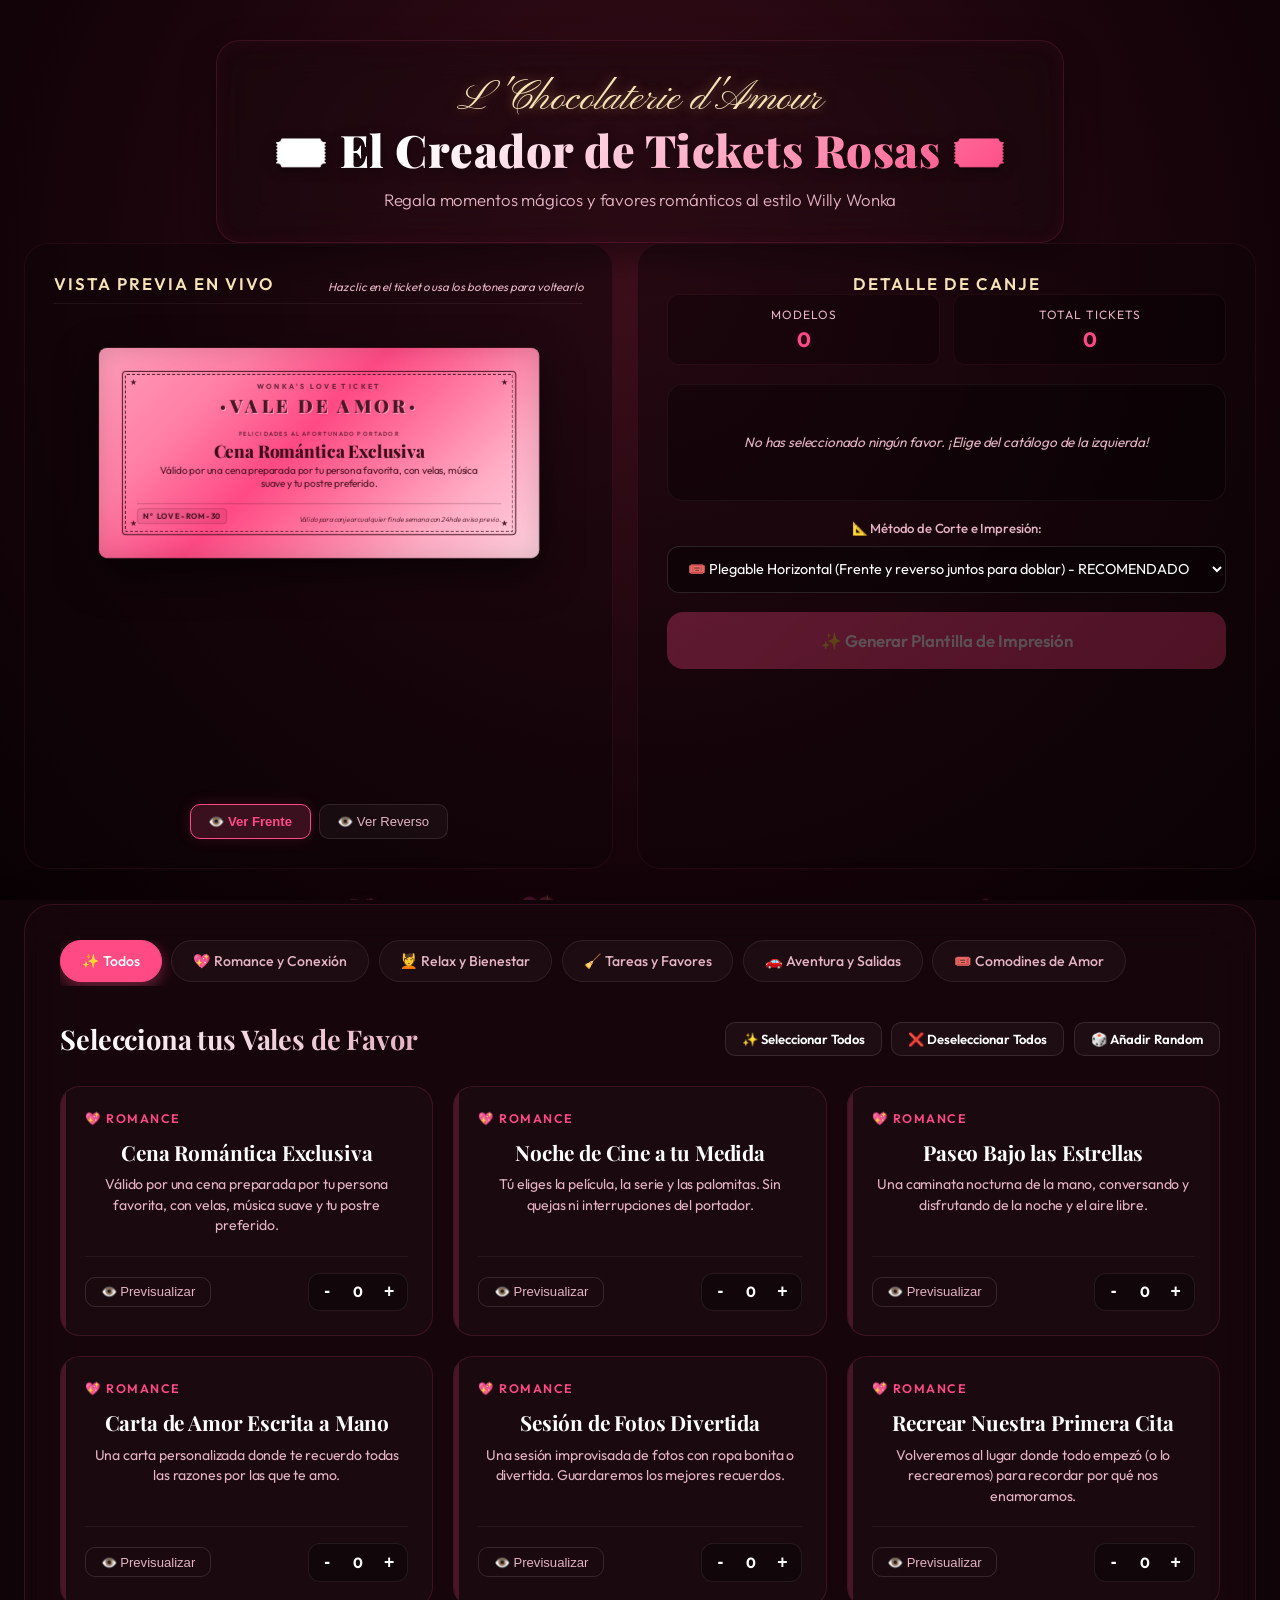
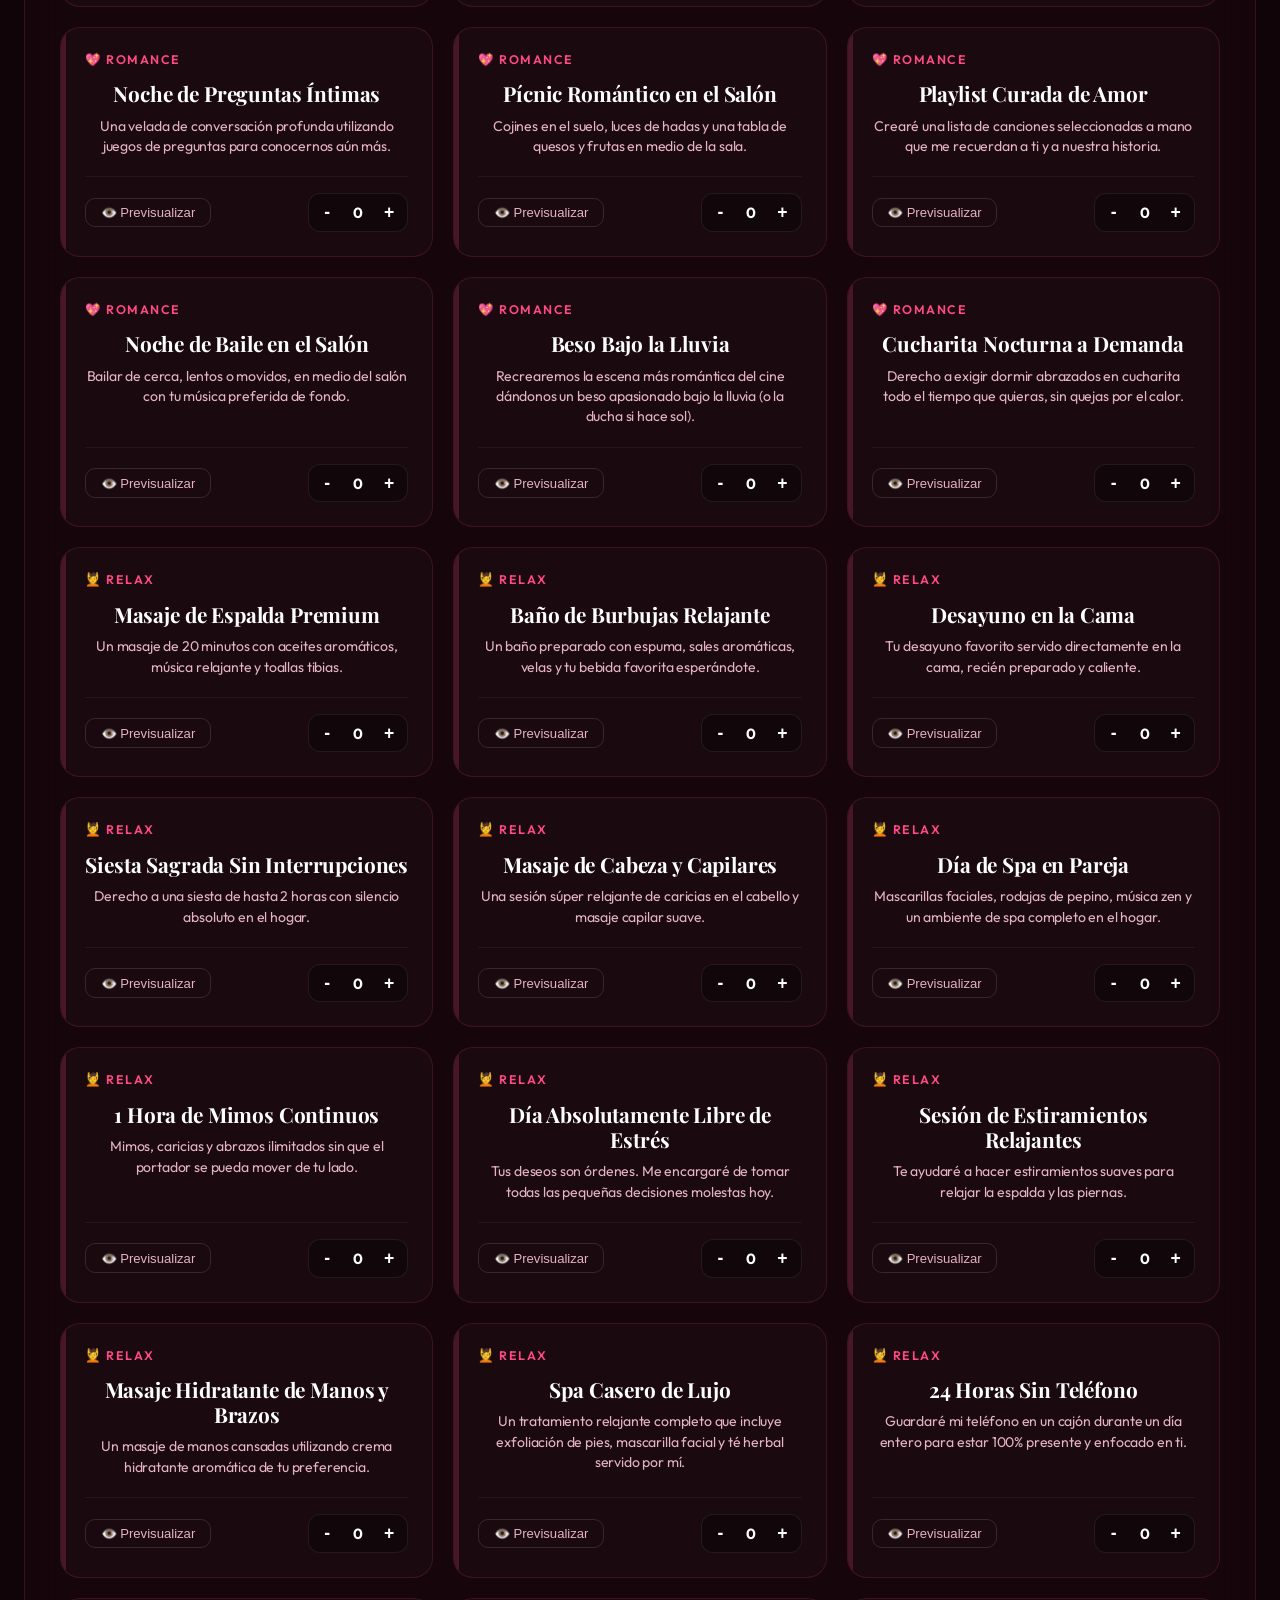
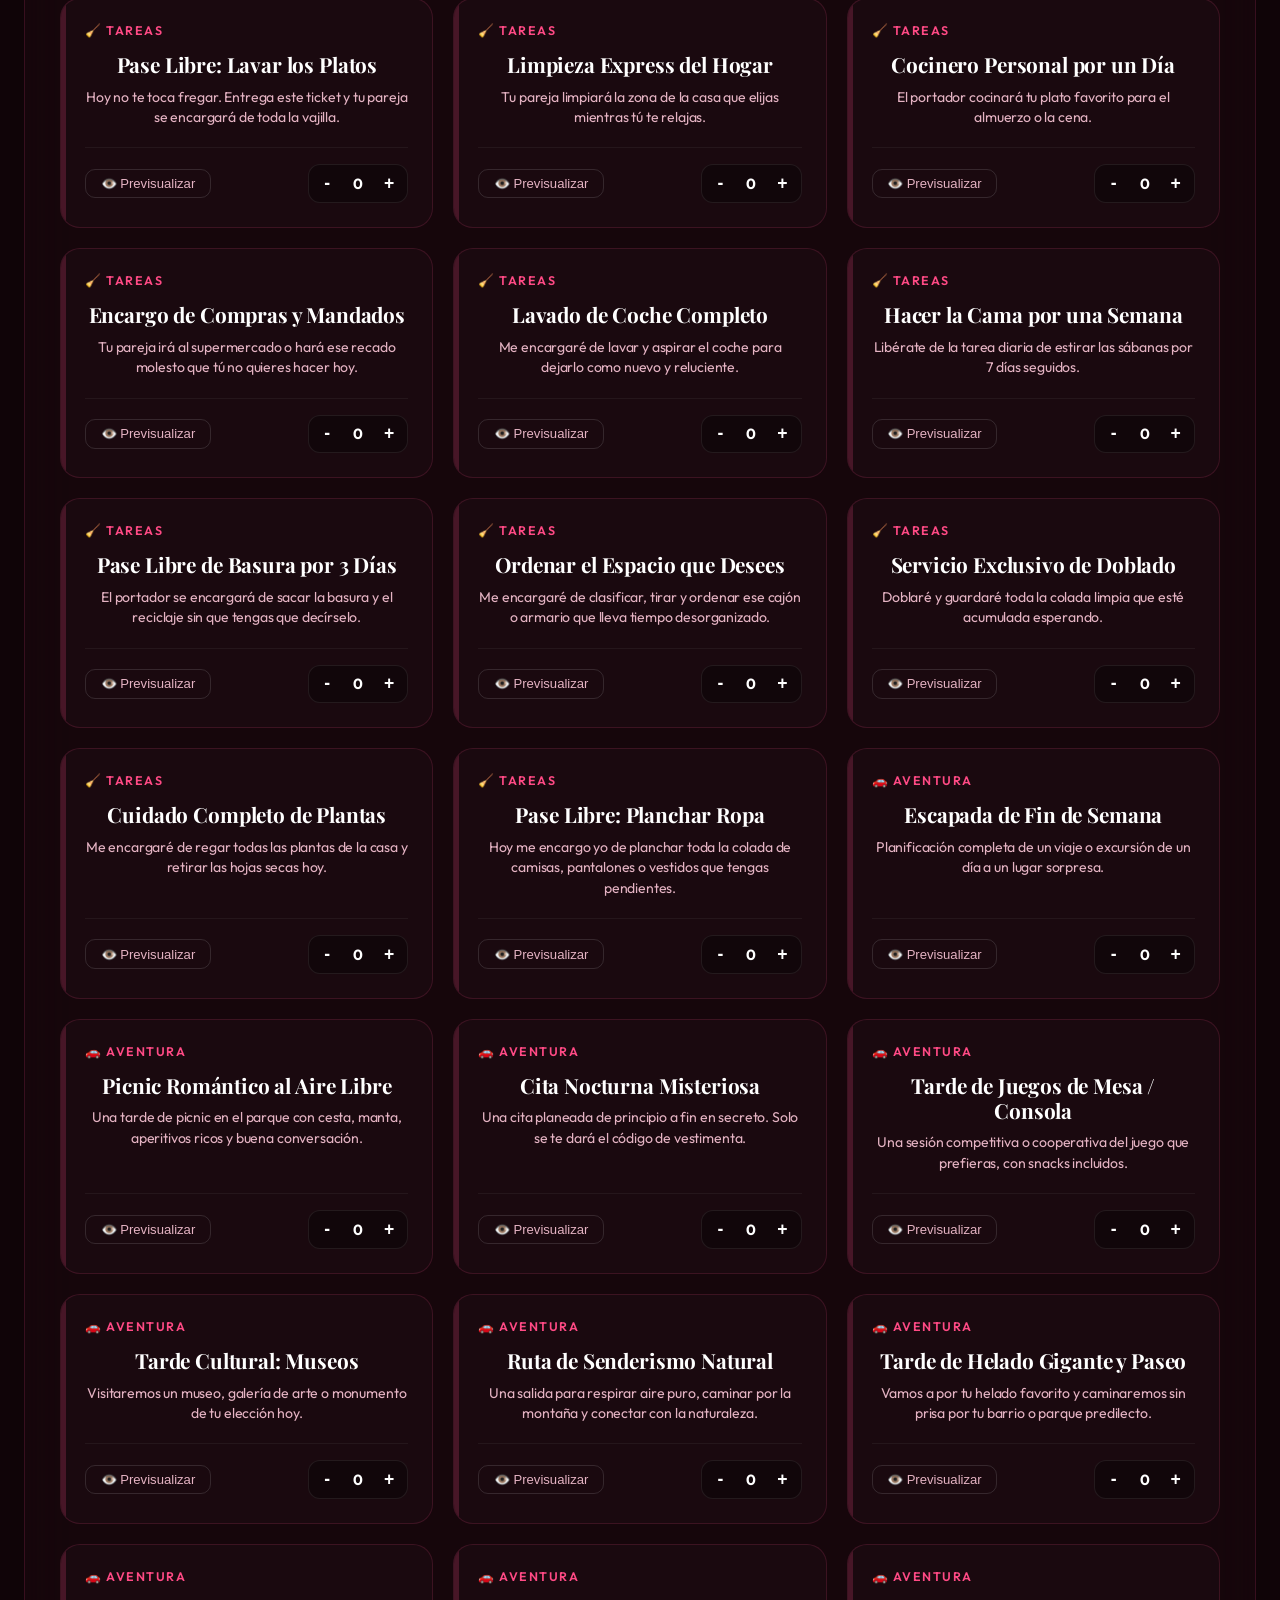
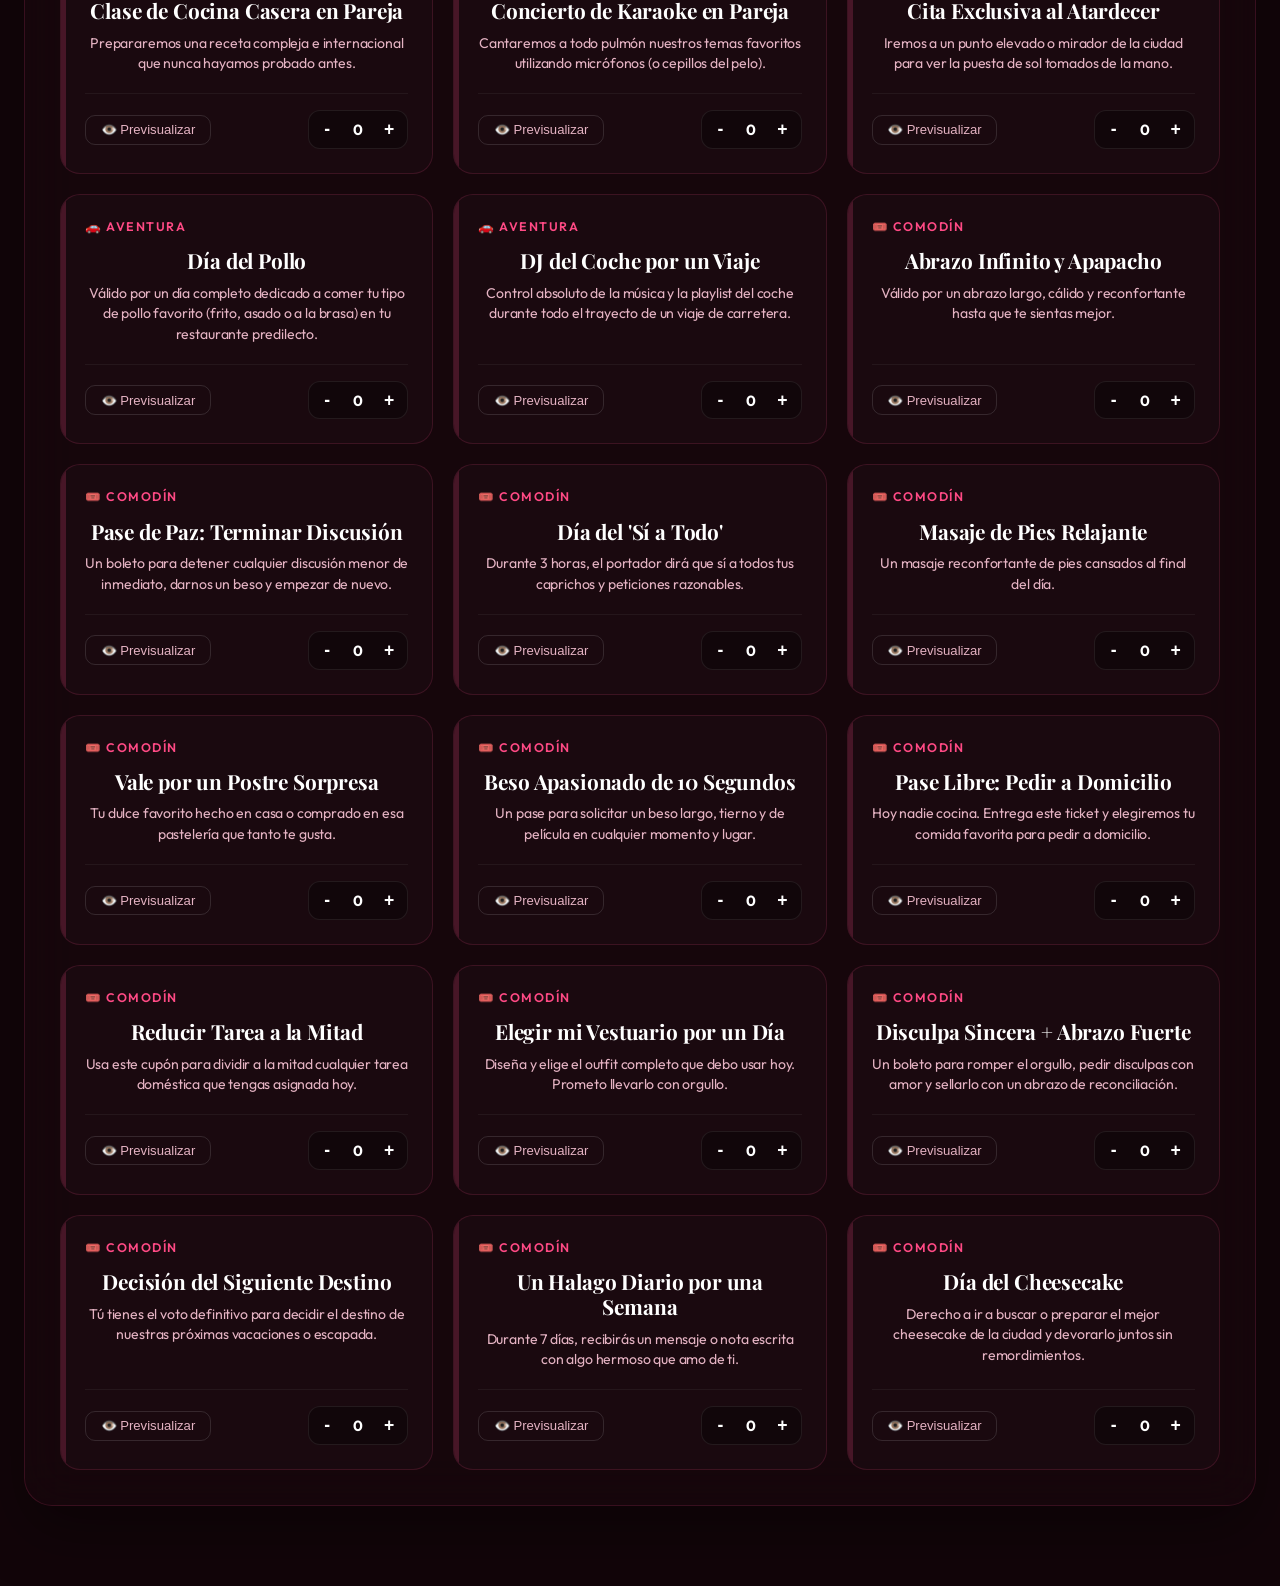
<file: ticketAmor/index.html>
<!DOCTYPE html>
<html lang="es">
<head>
    <meta charset="UTF-8">
    <meta name="viewport" content="width=device-width, initial-scale=1.0">
    <title>Creador de Tickets Dorados de Amor | Willy Wonka Style</title>
    <!-- Google Fonts: Playfair Display (Serif elegante) y Outfit (Moderna y limpia) -->
    <link rel="preconnect" href="https://fonts.googleapis.com">
    <link rel="preconnect" href="https://fonts.gstatic.com" crossorigin>
    <link href="https://fonts.googleapis.com/css2?family=Outfit:wght@300;400;500;600;700&family=Playfair+Display:ital,wght@0,400;0,700;0,900;1,400;1,700&family=Pinyon+Script&display=swap" rel="stylesheet">
    <link rel="stylesheet" href="style.css">
</head>
<body>
    <!-- Fondo animado con corazones flotantes -->
    <div class="background-hearts" id="hearts-container"></div>

    <div class="app-container">
        <!-- Encabezado Principal -->
        <header class="main-header">
            <div class="logo-area">
                <span class="sub-logo">L'Chocolaterie d'Amour</span>
                <h1>🎟️ El Creador de Tickets Rosas 🎟️</h1>
                <p class="tagline">Regala momentos mágicos y favores románticos al estilo Willy Wonka</p>
            </div>
               <main class="main-grid">
            <!-- Columna Superior: Vista Previa Dinámica e Impresión -->
            <section class="preview-panel">
                <div class="sticky-container">
                    
                    <!-- Tarjeta de Vista Previa del Ticket (Flipping 3D) -->
                    <div class="preview-section">
                        <div class="preview-header">
                            <h3>Vista Previa en Vivo</h3>
                            <span class="preview-instructions">Haz clic en el ticket o usa los botones para voltearlo</span>
                        </div>
                        
                        <div class="ticket-preview-wrapper" id="ticket-click-flip">
                            <!-- Contenedor 3D Simplificado (Fijo para Safari/Chrome backface bug) -->
                            <div class="ticket-3d-card" id="ticket-card-3d">
                                <!-- Cara A: FRENTE -->
                                <div class="wonka-ticket pink-gold-ticket ticket-front" id="preview-front-side">
                                    <!-- Se poblará dinámicamente -->
                                </div>
                                <!-- Cara B: REVERSO -->
                                <div class="wonka-ticket pink-gold-ticket back ticket-back" id="preview-back-side">
                                    <!-- Se poblará dinámicamente -->
                                </div>
                            </div>
                        </div>
                        
                        <!-- Controles de Volteo -->
                        <div class="preview-controls">
                            <button id="btn-preview-front" class="btn-toggle active">👁️ Ver Frente</button>
                            <button id="btn-preview-back" class="btn-toggle">👁️ Ver Reverso</button>
                        </div>
                    </div>

                    <!-- Resumen de Tickets Seleccionados (Efecto Recibo / Ticket Reel) -->
                    <div class="summary-section">
                        <h3>Detalle de Canje</h3>
                        <div class="summary-card">
                            <div class="summary-stats">
                                <div class="summary-stat-box">
                                    <span class="stat-label">Modelos</span>
                                    <strong id="summary-unique-count" class="stat-val">0</strong>
                                </div>
                                <div class="summary-stat-box">
                                    <span class="stat-label">Total Tickets</span>
                                    <strong id="summary-total-count" class="stat-val">0</strong>
                                </div>
                            </div>
                            
                            <div class="selected-items-list" id="selected-items-preview">
                                <p class="empty-list-msg">No has seleccionado ningún favor. ¡Elige del catálogo de la izquierda!</p>
                            </div>

                            <!-- Opciones de Configuración de Impresión -->
                            <div class="print-options">
                                <label for="print-layout-select">📐 Método de Corte e Impresión:</label>
                                <select id="print-layout-select" class="form-select">
                                    <option value="foldable">🎟️ Plegable Horizontal (Frente y reverso juntos para doblar) - RECOMENDADO</option>
                                    <option value="double-sided">🖨️ Doble Cara (Frente en página 1, Reverso en página 2)</option>
                                </select>
                            </div>

                            <!-- Botón de Generar -->
                            <button id="btn-generate-pdf" class="btn btn-primary btn-block" disabled>
                                <span>✨ Generar Plantilla de Impresión</span>
                            </button>
                        </div>
                    </div>
                </div>
            </section>

            <!-- Columna Inferior: Catálogo y Edición -->
            <section class="configurator-panel">
                <!-- Tabs de Categorías -->
                <div class="tabs-container">
                    <nav class="category-tabs" id="category-tabs">
                        <button class="tab-btn active" data-category="all">✨ Todos</button>
                        <!-- Se poblará dinámicamente -->
                    </nav>
                </div>

                <!-- Lista de Tickets del Catálogo -->
                <div class="section-header">
                    <h2>Selecciona tus Vales de Favor</h2>
                    <div class="catalog-actions">
                        <button id="btn-select-all" class="btn btn-secondary btn-sm">✨ Seleccionar Todos</button>
                        <button id="btn-deselect-all" class="btn btn-secondary btn-sm">❌ Deseleccionar Todos</button>
                        <button id="btn-add-random" class="btn btn-secondary btn-sm">🎲 Añadir Random</button>
                    </div>
                </div>
                
                <div class="tickets-grid" id="tickets-catalog-container">
                    <!-- Se poblará dinámicamente -->
                </div>
            </section>
        </main>
    </div>

    <!-- Toast Notification -->
    <div class="toast" id="toast-notification">¡Guardado con éxito!</div>

    <script src="app.js"></script>
</body>
</html>
</file>
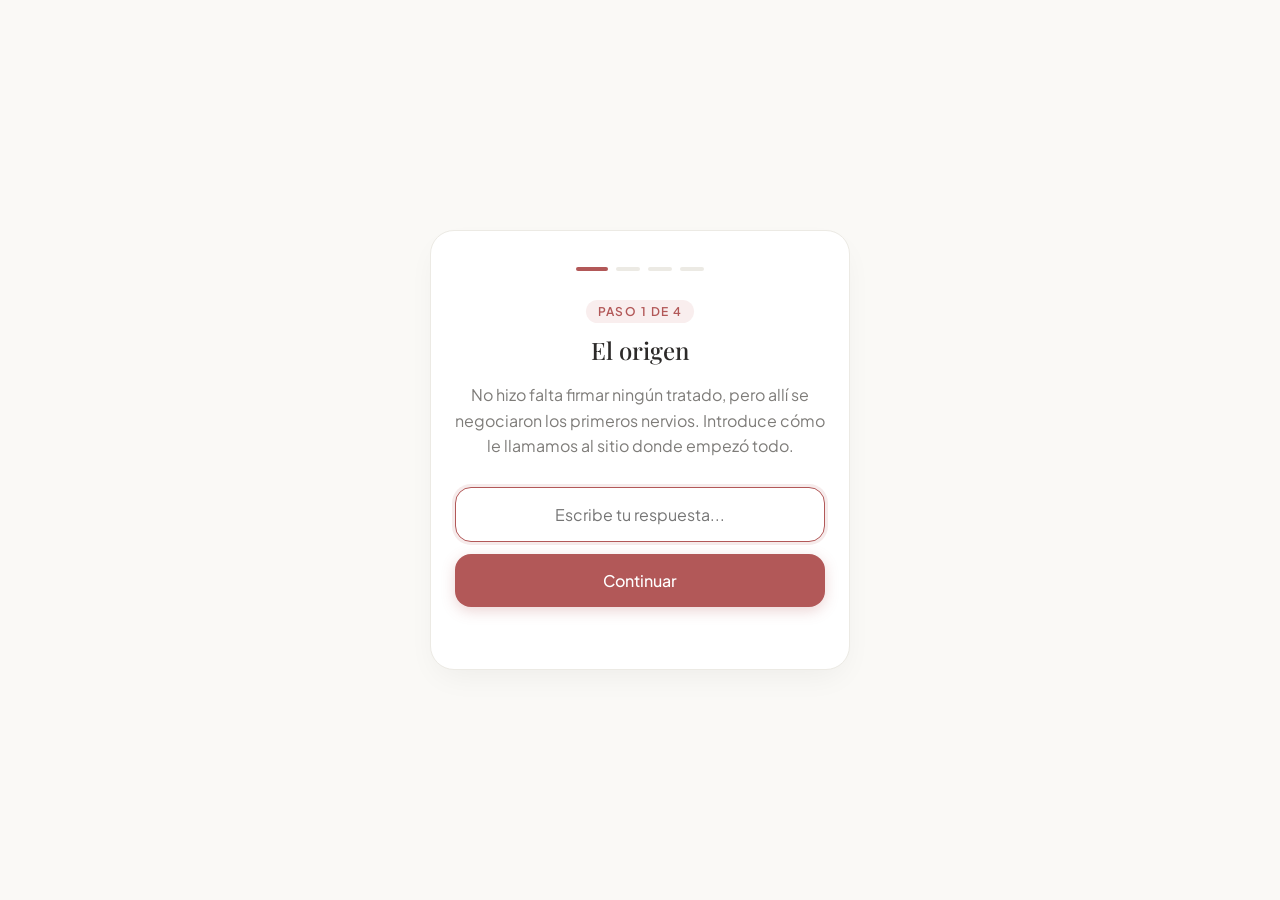
<file: escapeRoom.html>
<!DOCTYPE html>
<html lang="es">
<head>
  <meta charset="UTF-8">
  <meta name="viewport" content="width=device-width, initial-scale=1.0">
  <title>Una ruta para nosotros ✨</title>
  <link rel="preconnect" href="https://fonts.googleapis.com">
  <link rel="preconnect" href="https://fonts.gstatic.com" crossorigin>
  <link href="https://fonts.googleapis.com/css2?family=Plus+Jakarta+Sans:wght@300;400;500;600&family=Playfair+Display:ital,wght@0,500;0,600;1,400&display=swap" rel="stylesheet">
  <style>
    :root {
      --bg: #FAF9F6;
      --card-bg: #FFFFFF;
      --text-main: #2C2A29;
      --text-muted: #7E7C79;
      --accent: #B25858;
      --accent-soft: #F9EEEE;
      --border: #ECEAE4;
      --error: #C94A4A;
      --shadow: 0 12px 32px -8px rgba(0, 0, 0, 0.06);
    }

    * {
      box-sizing: border-box;
      margin: 0;
      padding: 0;
      -webkit-tap-highlight-color: transparent;
    }

    body {
      background-color: var(--bg);
      color: var(--text-main);
      font-family: 'Plus Jakarta Sans', sans-serif;
      min-height: 100vh;
      display: flex;
      flex-direction: column;
      justify-content: center;
      align-items: center;
      padding: 24px 16px;
    }

    .container {
      width: 100%;
      max-width: 420px;
    }

    .card {
      background: var(--card-bg);
      border: 1px solid var(--border);
      border-radius: 24px;
      padding: 36px 24px;
      box-shadow: var(--shadow);
      text-align: center;
    }

    .progress-bar {
      display: flex;
      justify-content: center;
      gap: 8px;
      margin-bottom: 28px;
    }

    .progress-dot {
      width: 24px;
      height: 4px;
      background-color: var(--border);
      border-radius: 4px;
      transition: all 0.3s ease;
    }

    .progress-dot.active {
      background-color: var(--accent);
      width: 32px;
    }

    .step-tag {
      display: inline-block;
      font-size: 0.75rem;
      text-transform: uppercase;
      letter-spacing: 0.12em;
      color: var(--accent);
      font-weight: 600;
      margin-bottom: 12px;
      background: var(--accent-soft);
      padding: 4px 12px;
      border-radius: 20px;
    }

    h1, h2 {
      font-family: 'Playfair Display', serif;
      font-weight: 500;
      color: var(--text-main);
      margin-bottom: 16px;
      line-height: 1.3;
    }

    .riddle-text {
      font-size: 1rem;
      line-height: 1.6;
      color: var(--text-muted);
      margin-bottom: 28px;
    }

    .clue-box {
      font-size: 0.85rem;
      color: var(--accent);
      background: var(--accent-soft);
      padding: 10px 14px;
      border-radius: 12px;
      margin-top: -16px;
      margin-bottom: 24px;
      display: none;
      animation: fadeIn 0.4s ease;
    }

    .clue-box.visible {
      display: block;
    }

    .input-group {
      display: flex;
      flex-direction: column;
      gap: 12px;
    }

    input[type="text"] {
      width: 100%;
      padding: 16px 20px;
      border: 1px solid var(--border);
      border-radius: 16px;
      font-size: 1rem;
      font-family: inherit;
      color: var(--text-main);
      background: #FAF9F6;
      text-align: center;
      outline: none;
      transition: border-color 0.2s ease, box-shadow 0.2s ease;
    }

    input[type="text"]:focus {
      border-color: var(--accent);
      background: #FFFFFF;
      box-shadow: 0 0 0 3px rgba(178, 88, 88, 0.12);
    }

    button {
      width: 100%;
      padding: 16px;
      background-color: var(--accent);
      color: #FFFFFF;
      border: none;
      border-radius: 16px;
      font-size: 1rem;
      font-weight: 500;
      font-family: inherit;
      cursor: pointer;
      box-shadow: 0 4px 14px rgba(178, 88, 88, 0.25);
      transition: transform 0.1s ease, background 0.2s ease;
    }

    button:active {
      transform: scale(0.98);
      background-color: #9d4848;
    }

    .error-msg {
      font-size: 0.85rem;
      color: var(--error);
      margin-top: 10px;
      min-height: 1.2em;
      opacity: 0;
      transition: opacity 0.2s ease;
    }

    .error-msg.show {
      opacity: 1;
    }

    .final-screen {
      display: none;
    }

    .final-screen h1 {
      font-size: 1.8rem;
      margin-bottom: 12px;
    }

    .final-screen p {
      color: var(--text-muted);
      line-height: 1.6;
      margin-bottom: 24px;
    }

    .location-highlight {
      background: var(--accent-soft);
      border: 1px dashed var(--accent);
      border-radius: 16px;
      padding: 20px 16px;
      font-size: 1.05rem;
      font-weight: 500;
      color: var(--accent);
      line-height: 1.5;
    }

    @keyframes fadeIn {
      from { opacity: 0; transform: translateY(6px); }
      to { opacity: 1; transform: translateY(0); }
    }
  </style>
</head>
<body>

  <div class="container">
    <div class="card" id="game-card">
      <div class="progress-bar" id="progress-bar"></div>
      <span class="step-tag" id="step-tag">Paso 1 de 4</span>
      <h2 id="stage-title"></h2>
      <p class="riddle-text" id="riddle-text"></p>
      <div class="clue-box" id="clue-box"></div>

      <div class="input-group">
        <input type="text" id="answer-input" placeholder="Escribe tu respuesta..." autocomplete="off" autocorrect="off" autocapitalize="off" spellcheck="false">
        <button id="submit-btn" onclick="checkAnswer()">Continuar</button>
      </div>
      <div class="error-msg" id="error-msg"></div>
    </div>

    <div class="card final-screen" id="final-card">
      <div style="font-size: 2.2rem; margin-bottom: 12px;">🤍</div>
      <h1>¡Llegaste al final!</h1>
      <p>Has superado cada recuerdo de nuestra ruta. Tu sorpresa te espera ahora mismo:</p>
      
      <div class="location-highlight">
        🖼️ Mira detrás del cuadro de tu primera comunión
      </div>
    </div>
  </div>

  <script>
    const stages = [
      {
        title: "El origen",
        riddle: "No hizo falta firmar ningún tratado, pero allí se negociaron los primeros nervios. Introduce cómo le llamamos al sitio donde empezó todo.",
        clue: "La mesa cojeaba un poco.",
        answers: ["irlandes", "el irlandes"]
      },
      {
        title: "La escapada",
        riddle: "Muchos kilómetros, una lista de reproducción en bucle y la prueba definitiva de convivir fuera de nuestra zona de confort. Introduce la ciudad que conquistamos juntos.",
        clue: null,
        answers: ["toledo"]
      },
      {
        title: "La confesión",
        riddle: "Aquella mítica anécdota donde la sinceridad superó con creces los límites frente a tus padres al decirles que ibas a dormir conmigo...",
        clue: null,
        answers: [
          "no necesito pijama", 
          "no me hace falta pijama", 
          "sin pijama", 
          "dormir sin pijama", 
          "no hace falta pijama"
        ]
      },
      {
        title: "El rincón clave",
        riddle: "Ese punto icónico frente al monumento más imponente de la ciudad y su plaza. ¿Cuál es ese lugar?",
        clue: null,
        answers: [
          "catedral", 
          "la catedral", 
          "plaza de la catedral", 
          "plaza cardenal belluga", 
          "plaza belluga", 
          "belluga"
        ]
      }
    ];

    let currentStage = 0;
    let failedAttempts = 0;

    function normalize(str) {
      return str
        .toLowerCase()
        .normalize("NFD")
        .replace(/[\u0300-\u036f]/g, "")
        .replace(/[.,\/#!$%\^&\*;:{}=\-_`~()]/g, "")
        .trim();
    }

    function initProgress() {
      const bar = document.getElementById("progress-bar");
      bar.innerHTML = "";
      stages.forEach((_, i) => {
        const dot = document.createElement("div");
        dot.className = `progress-dot ${i === 0 ? 'active' : ''}`;
        dot.id = `dot-${i}`;
        bar.appendChild(dot);
      });
    }

    function renderStage() {
      const stage = stages[currentStage];
      document.getElementById("step-tag").innerText = `Paso ${currentStage + 1} de ${stages.length}`;
      document.getElementById("stage-title").innerText = stage.title;
      document.getElementById("riddle-text").innerText = stage.riddle;
      
      const clueBox = document.getElementById("clue-box");
      clueBox.classList.remove("visible");
      clueBox.innerText = "";
      
      const input = document.getElementById("answer-input");
      input.value = "";
      input.focus();
      
      document.getElementById("error-msg").classList.remove("show");
      failedAttempts = 0;

      stages.forEach((_, i) => {
        const dot = document.getElementById(`dot-${i}`);
        if (dot) {
          dot.className = `progress-dot ${i <= currentStage ? 'active' : ''}`;
        }
      });
    }

    function checkAnswer() {
      const input = document.getElementById("answer-input");
      const errorMsg = document.getElementById("error-msg");
      const userText = normalize(input.value);
      const stage = stages[currentStage];

      if (!userText) {
        errorMsg.innerText = "Escribe una respuesta para continuar.";
        errorMsg.classList.add("show");
        return;
      }

      const isCorrect = stage.answers.some(ans => {
        const normAns = normalize(ans);
        return userText === normAns || userText.includes(normAns);
      });

      if (isCorrect) {
        currentStage++;
        if (currentStage >= stages.length) {
          document.getElementById("game-card").style.display = "none";
          document.getElementById("final-card").style.display = "block";
        } else {
          renderStage();
        }
      } else {
        failedAttempts++;
        errorMsg.innerText = "Respuesta incorrecta, piénsalo bien...";
        errorMsg.classList.add("show");

        if (stage.clue && failedAttempts >= 2) {
          const clueBox = document.getElementById("clue-box");
          clueBox.innerText = `Pista: ${stage.clue}`;
          clueBox.classList.add("visible");
        }
      }
    }

    document.getElementById("answer-input").addEventListener("keypress", function(e) {
      if (e.key === "Enter") {
        checkAnswer();
      }
    });

    initProgress();
    renderStage();
  </script>
</body>
</html>
</file>
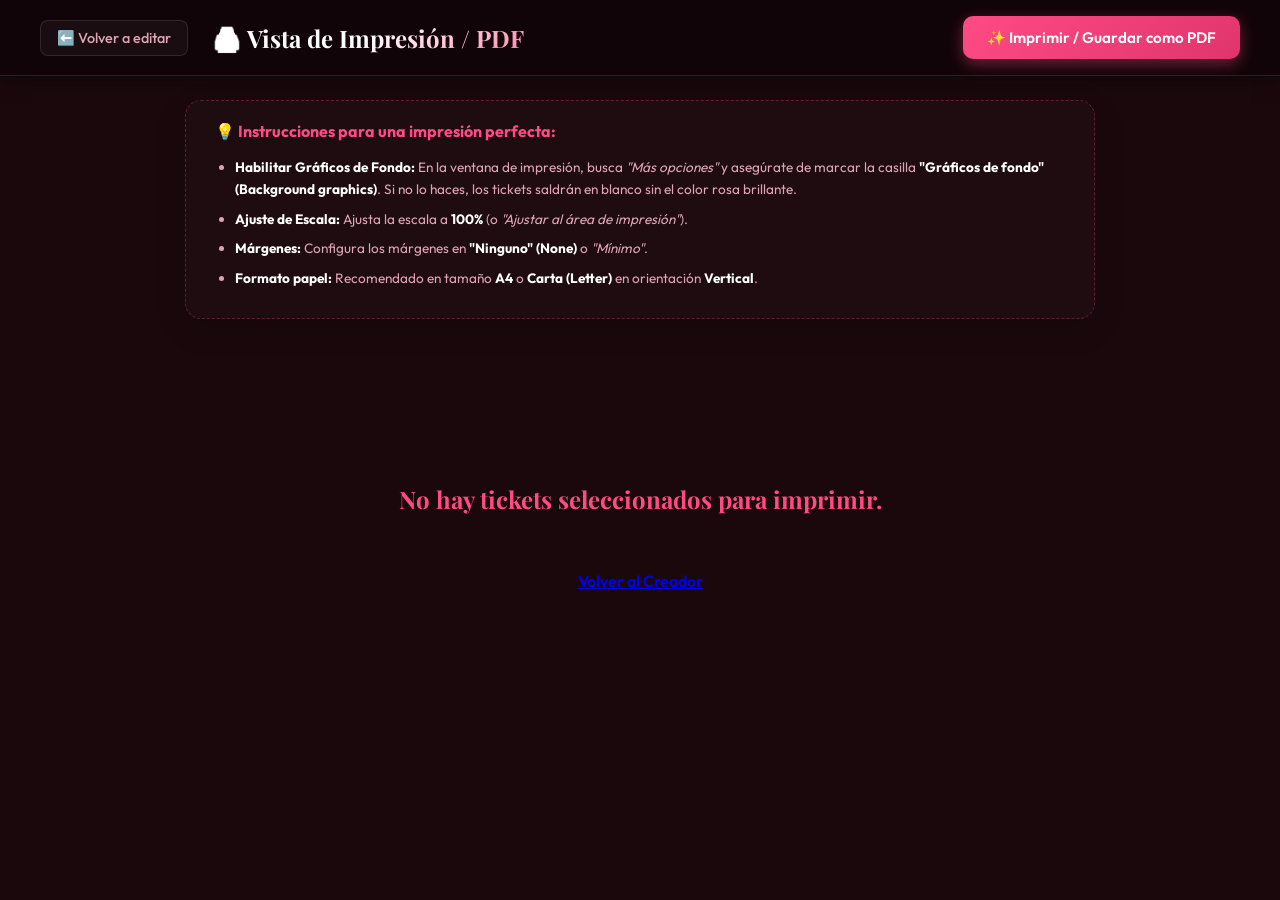
<file: ticketAmor/print.html>
<!DOCTYPE html>
<html lang="es">
<head>
    <meta charset="UTF-8">
    <meta name="viewport" content="width=device-width, initial-scale=1.0">
    <title>Imprimir Mis Tickets Rosas de Amor</title>
    <!-- Google Fonts: Playfair Display y Outfit -->
    <link rel="preconnect" href="https://fonts.googleapis.com">
    <link rel="preconnect" href="https://fonts.gstatic.com" crossorigin>
    <link href="https://fonts.googleapis.com/css2?family=Outfit:wght@300;400;500;600;700&family=Playfair+Display:ital,wght@0,400;0,700;0,900;1,400;1,700&family=Pinyon+Script&display=swap" rel="stylesheet">
    <link rel="stylesheet" href="print.css">
</head>
<body>

    <!-- Panel de Control en Pantalla (Oculto al Imprimir) -->
    <header class="no-print print-header">
        <div class="print-header-content">
            <div class="print-nav">
                <a href="index.html" class="btn-back">⬅️ Volver a editar</a>
                <h1>🖨️ Vista de Impresión / PDF</h1>
            </div>
            
            <div class="print-actions">
                <button onclick="window.print()" class="btn btn-print">✨ Imprimir / Guardar como PDF</button>
            </div>
        </div>
    </header>

    <!-- Instrucciones de Impresión en Pantalla (Oculto al Imprimir) -->
    <section class="no-print print-tips-box">
        <div class="tips-container">
            <h3>💡 Instrucciones para una impresión perfecta:</h3>
            <ul>
                <li><strong>Habilitar Gráficos de Fondo:</strong> En la ventana de impresión, busca <em>"Más opciones"</em> y asegúrate de marcar la casilla <strong>"Gráficos de fondo" (Background graphics)</strong>. Si no lo haces, los tickets saldrán en blanco sin el color rosa brillante.</li>
                <li><strong>Ajuste de Escala:</strong> Ajusta la escala a <strong>100%</strong> (o <em>"Ajustar al área de impresión"</em>).</li>
                <li><strong>Márgenes:</strong> Configura los márgenes en <strong>"Ninguno" (None)</strong> o <em>"Mínimo"</em>.</li>
                <li><strong>Formato papel:</strong> Recomendado en tamaño <strong>A4</strong> o <strong>Carta (Letter)</strong> en orientación <strong>Vertical</strong>.</li>
            </ul>
        </div>
    </section>

    <!-- Contenedor Principal donde se renderizan las páginas de tickets -->
    <main class="print-canvas" id="print-canvas">
        <!-- RENDERIZADO DINÁMICAMENTE POR JAVASCRIPT -->
    </main>

    <script>
        document.addEventListener('DOMContentLoaded', () => {
            renderPrintableTickets();
        });

        function renderPrintableTickets() {
            const canvas = document.getElementById('print-canvas');
            const payloadStr = localStorage.getItem('love_tickets_print_payload');
            
            if (!payloadStr) {
                canvas.innerHTML = `
                    <div class="no-print error-msg">
                        <h2>No hay tickets seleccionados para imprimir.</h2>
                        <a href="index.html" class="btn btn-primary">Volver al Creador</a>
                    </div>
                `;
                return;
            }

            const payload = JSON.parse(payloadStr);
            const tickets = payload.tickets;
            const layout = payload.layout;

            // Flatten list based on quantity (e.g. if ticket has qty 2, duplicate it in the array)
            const flatTickets = [];
            tickets.forEach(t => {
                for (let i = 0; i < t.quantity; i++) {
                    flatTickets.push({
                        ...t,
                        index: i + 1
                    });
                }
            });

            if (flatTickets.length === 0) {
                canvas.innerHTML = `
                    <div class="no-print error-msg">
                        <h2>No has seleccionado cantidades mayores a 0.</h2>
                        <a href="index.html" class="btn btn-primary">Volver al Creador</a>
                    </div>
                `;
                return;
            }

            if (layout === 'foldable') {
                renderFoldableLayout(canvas, flatTickets);
            } else {
                renderDoubleSidedLayout(canvas, flatTickets);
            }
        }

        // Foldable Layout Renders (2 foldable tickets per page)
        function renderFoldableLayout(canvas, flatTickets) {
            let html = '';
            const ticketsPerPage = 2;
            const pageCount = Math.ceil(flatTickets.length / ticketsPerPage);

            for (let p = 0; p < pageCount; p++) {
                html += `<div class="print-page page-foldable">`;
                html += `<div class="page-foldable-layout">`;
                
                const pageTickets = flatTickets.slice(p * ticketsPerPage, (p + 1) * ticketsPerPage);
                
                pageTickets.forEach(t => {
                    html += `
                        <div class="print-ticket-container foldable-container">
                            <!-- Crop Marks -->
                            <div class="crop-mark top-left"></div>
                            <div class="crop-mark top-right"></div>
                            <div class="crop-mark bottom-left"></div>
                            <div class="crop-mark bottom-right"></div>

                            <!-- FRENTE DEL TICKET -->
                            <div class="wonka-ticket pink-gold-ticket ticket-front">
                                <div class="ticket-content-wrapper">
                                    <div class="ticket-border-outer">
                                        <div class="ticket-border-inner">
                                            <div class="ticket-star gold-star top-left">★</div>
                                            <div class="ticket-star gold-star top-right">★</div>
                                            <div class="ticket-star gold-star bottom-left">★</div>
                                            <div class="ticket-star gold-star bottom-right">★</div>
                                            
                                            <div class="ticket-header">
                                                <div class="ticket-brand">WONKA'S LOVE TICKET</div>
                                                <div class="ticket-main-title">VALE DE AMOR</div>
                                            </div>
                                            
                                            <div class="ticket-body">
                                                <div class="ticket-salutation">FELICIDADES AL AFORTUNADO PORTADOR</div>
                                                <div class="ticket-favor-title">${escapeHTML(t.title)}</div>
                                                <div class="ticket-favor-desc">${escapeHTML(t.description)}</div>
                                            </div>
                                            
                                            <div class="ticket-footer">
                                                <div class="ticket-serial">Nº <span>${t.serial}</span></div>
                                                <div class="ticket-terms" title="${escapeHTML(t.terms)}">${escapeHTML(t.terms)}</div>
                                            </div>
                                        </div>
                                    </div>
                                </div>
                            </div>

                            <!-- LÍNEA DE PLIEGUE (FOLD LINE) -->
                            <div class="fold-line">
                                <span>✂️ DOBLEZ / CORTAR A TRAVÉS ✂️</span>
                            </div>

                            <!-- DORSO DEL TICKET (Rotated 180° so it aligns upright when folded backward) -->
                            <div class="wonka-ticket pink-gold-ticket back ticket-back">
                                <div class="ticket-content-wrapper">
                                    <div class="ticket-border-outer">
                                        <div class="ticket-border-inner ticket-back-content">
                                            <div class="ticket-star gold-star top-left">★</div>
                                            <div class="ticket-star gold-star top-right">★</div>
                                            <div class="ticket-star gold-star bottom-left">★</div>
                                            <div class="ticket-star gold-star bottom-right">★</div>
                                            
                                            <div class="ticket-seal">L'Chocolaterie d'Amour</div>
                                            
                                            <p class="ticket-back-message">
                                                Este ticket dorado certifica la entrega de amor incondicional y favores concedidos.
                                            </p>
                                            
                                            <ul class="ticket-rules-list">
                                                <li>Canjeable con un abrazo largo.</li>
                                                <li>Válido a cualquier hora.</li>
                                                <li>Sonrisa obligatoria al cumplirlo.</li>
                                            </ul>
                                            
                                            <div class="ticket-barcode-area">
                                                <div class="fake-barcode"></div>
                                                <div class="barcode-text">${t.serial}</div>
                                            </div>
                                        </div>
                                    </div>
                                </div>
                            </div>
                        </div>
                    `;
                });
                
                html += `</div>`; // Close page-foldable-layout
                html += `</div>`; // Close page
            }

            canvas.innerHTML = html;
        }

        // Double Sided Layout Renders (Centered single-column layout: 3 tickets per page)
        function renderDoubleSidedLayout(canvas, flatTickets) {
            let html = '';
            const ticketsPerPage = 3;
            const pagePairs = Math.ceil(flatTickets.length / ticketsPerPage);

            for (let pair = 0; pair < pagePairs; pair++) {
                const startIdx = pair * ticketsPerPage;
                const pageTickets = flatTickets.slice(startIdx, startIdx + ticketsPerPage);
                
                // --- PAGE 1: FRONTS (Single column, centered) ---
                html += `<div class="print-page page-fronts">`;
                html += `<div class="print-column-layout">`;
                
                for (let i = 0; i < pageTickets.length; i++) {
                    const t = pageTickets[i];
                    html += `
                        <div class="print-ticket-container">
                            <!-- Crop Marks -->
                            <div class="crop-mark top-left"></div>
                            <div class="crop-mark top-right"></div>
                            <div class="crop-mark bottom-left"></div>
                            <div class="crop-mark bottom-right"></div>

                            <div class="wonka-ticket pink-gold-ticket ticket-front">
                                <div class="ticket-content-wrapper">
                                    <div class="ticket-border-outer">
                                        <div class="ticket-border-inner">
                                            <div class="ticket-star gold-star top-left">★</div>
                                            <div class="ticket-star gold-star top-right">★</div>
                                            <div class="ticket-star gold-star bottom-left">★</div>
                                            <div class="ticket-star gold-star bottom-right">★</div>
                                            
                                            <div class="ticket-header">
                                                <div class="ticket-brand">WONKA'S LOVE TICKET</div>
                                                <div class="ticket-main-title">VALE DE AMOR</div>
                                            </div>
                                            
                                            <div class="ticket-body">
                                                <div class="ticket-salutation">FELICIDADES AL AFORTUNADO PORTADOR</div>
                                                <div class="ticket-favor-title">${escapeHTML(t.title)}</div>
                                                <div class="ticket-favor-desc">${escapeHTML(t.description)}</div>
                                            </div>
                                            
                                            <div class="ticket-footer">
                                                <div class="ticket-serial">Nº <span>${t.serial}</span></div>
                                                <div class="ticket-terms" title="${escapeHTML(t.terms)}">${escapeHTML(t.terms)}</div>
                                            </div>
                                        </div>
                                    </div>
                                </div>
                            </div>
                        </div>
                    `;
                }
                
                html += `</div>`; // Close column
                html += `</div>`; // Close fronts page
                
                // --- PAGE 2: BACKS (Single column, centered, identical index mapping) ---
                html += `<div class="print-page page-backs">`;
                html += `<div class="print-column-layout">`;
                
                for (let i = 0; i < pageTickets.length; i++) {
                    const t = pageTickets[i];
                    html += `
                        <div class="print-ticket-container">
                            <!-- Crop Marks -->
                            <div class="crop-mark top-left"></div>
                            <div class="crop-mark top-right"></div>
                            <div class="crop-mark bottom-left"></div>
                            <div class="crop-mark bottom-right"></div>

                            <div class="wonka-ticket pink-gold-ticket back ticket-back">
                                <div class="ticket-content-wrapper">
                                    <div class="ticket-border-outer">
                                        <div class="ticket-border-inner ticket-back-content">
                                            <div class="ticket-star gold-star top-left">★</div>
                                            <div class="ticket-star gold-star top-right">★</div>
                                            <div class="ticket-star gold-star bottom-left">★</div>
                                            <div class="ticket-star gold-star bottom-right">★</div>
                                            
                                            <div class="ticket-seal">L'Chocolaterie d'Amour</div>
                                            
                                            <p class="ticket-back-message">
                                                Este ticket dorado certifica la entrega de amor incondicional y favores concedidos.
                                            </p>
                                            
                                            <ul class="ticket-rules-list">
                                                <li>Canjeable con un abrazo largo.</li>
                                                <li>Válido a cualquier hora.</li>
                                                <li>Sonrisa obligatoria al cumplirlo.</li>
                                            </ul>
                                            
                                            <div class="ticket-barcode-area">
                                                <div class="fake-barcode"></div>
                                                <div class="barcode-text">${t.serial}</div>
                                            </div>
                                        </div>
                                    </div>
                                </div>
                            </div>
                        </div>
                    `;
                }
                
                html += `</div>`; // Close column
                html += `</div>`; // Close backs page
            }

            canvas.innerHTML = html;
        }

        function escapeHTML(str) {
            if (!str) return '';
            return str
                .replace(/&/g, '&amp;')
                .replace(/</g, '&lt;')
                .replace(/>/g, '&gt;')
                .replace(/"/g, '&quot;')
                .replace(/'/g, '&#039;');
        }
    </script>
</body>
</html>
</file>
<file: ticketAmor/style.css>
/* ==========================================================================
   STYLE SHEET: Willy Wonka Love Tickets Creator (Premium Edition)
   ========================================================================== */

/* --- Variables y Paleta de Colores --- */
:root {
    --primary-pink: #ff4a85;
    --primary-hover: #e0356c;
    --primary-glow: rgba(255, 74, 133, 0.4);
    --dark-pink: #4a1525;
    --gold: #dfb76c;
    --gold-light: #f6e3b8;
    --gold-dark: #b88d3c;
    --gold-glow: rgba(223, 183, 108, 0.3);
    
    --bg-dark: #120509;
    --card-bg: rgba(26, 8, 14, 0.6);
    --card-border: rgba(255, 74, 133, 0.15);
    --card-border-hover: rgba(255, 74, 133, 0.35);
    
    --text-light: #ffffff;
    --text-muted: #e5b3c3;
    --text-dark: #3b0a18;
    
    /* Foil Pink Gradient */
    --pink-foil: linear-gradient(135deg, 
        #ff9ebb 0%, 
        #ff7ea5 25%, 
        #ff4a85 45%, 
        #ff739d 60%, 
        #ffaec6 80%, 
        #ffd1df 100%
    );
}

/* --- Reseteo y Estilos Base --- */
* {
    box-sizing: border-box;
    margin: 0;
    padding: 0;
}

body {
    font-family: 'Outfit', sans-serif;
    background-color: var(--bg-dark);
    color: var(--text-light);
    min-height: 100vh;
    overflow-x: hidden;
    position: relative;
    letter-spacing: -0.01em;
}

/* --- Fondo con Corazones Animados y Destellos --- */
.background-hearts {
    position: fixed;
    top: 0;
    left: 0;
    width: 100%;
    height: 100%;
    z-index: -1;
    overflow: hidden;
    background: radial-gradient(circle at 50% 30%, #3d0e1c 0%, #17040a 60%, #080103 100%);
    pointer-events: none;
}

.heart-particle {
    position: absolute;
    bottom: -30px;
    color: rgba(255, 74, 133, 0.18);
    font-size: 20px;
    user-select: none;
    animation: floatUp 15s linear infinite;
    filter: drop-shadow(0 0 5px rgba(255, 74, 133, 0.3));
}

@keyframes floatUp {
    0% {
        transform: translateY(0) rotate(0deg) scale(0.4);
        opacity: 0;
    }
    10% {
        opacity: 1;
    }
    90% {
        opacity: 0.8;
    }
    100% {
        transform: translateY(-105vh) rotate(360deg) scale(1.3);
        opacity: 0;
    }
}

/* --- Contenedor Principal --- */
.app-container {
    max-width: 1300px;
    margin: 0 auto;
    padding: 2.5rem 1.5rem;
}

/* --- Encabezado Principal --- */
.main-header {
    text-align: center;
    margin-bottom: 2.5rem;
}

.logo-area {
    display: inline-block;
    padding: 2rem 3.5rem;
    border-radius: 24px;
    background: rgba(26, 8, 14, 0.5);
    border: 1px solid var(--card-border);
    backdrop-filter: blur(20px);
    box-shadow: 0 15px 35px rgba(0, 0, 0, 0.4),
                inset 0 0 20px rgba(255, 74, 133, 0.05);
    transition: border-color 0.3s;
}

.logo-area:hover {
    border-color: rgba(255, 74, 133, 0.3);
}

.sub-logo {
    font-family: 'Pinyon Script', cursive;
    font-size: 2.6rem;
    color: var(--gold-light);
    display: block;
    margin-bottom: -0.3rem;
    text-shadow: 0 0 12px rgba(223, 183, 108, 0.5);
}

.main-header h1 {
    font-family: 'Playfair Display', serif;
    font-size: 2.8rem;
    font-weight: 900;
    letter-spacing: 0.5px;
    background: linear-gradient(135deg, #ffffff 20%, #ffaec8 60%, #ff4a85 100%);
    -webkit-background-clip: text;
    -webkit-text-fill-color: transparent;
    filter: drop-shadow(0 3px 6px rgba(0,0,0,0.5));
}

.tagline {
    font-size: 1.05rem;
    color: var(--text-muted);
    font-weight: 300;
    margin-top: 0.6rem;
}

/* --- Grid Principal --- */
.main-grid {
    display: flex;
    flex-direction: column;
    gap: 2.2rem;
}

/* --- Paneles Base (Glassmorphism Premium) --- */
.configurator-panel {
    background: var(--card-bg);
    border: 1px solid var(--card-border);
    backdrop-filter: blur(25px);
    -webkit-backdrop-filter: blur(25px);
    border-radius: 28px;
    padding: 2.2rem;
    box-shadow: 0 25px 60px rgba(0, 0, 0, 0.35);
    transition: border-color 0.4s, box-shadow 0.4s;
}

.configurator-panel:hover {
    border-color: rgba(255, 74, 133, 0.2);
}

.preview-panel {
    background: transparent !important;
    border: none !important;
    padding: 0 !important;
    box-shadow: none !important;
    backdrop-filter: none !important;
    -webkit-backdrop-filter: none !important;
}

/* --- Contenedor de Previsualización y Detalle (Fila Superior) --- */
.sticky-container {
    display: grid;
    grid-template-columns: 1fr;
    gap: 1.5rem;
    position: relative;
    top: 0;
}

@media (min-width: 768px) {
    .sticky-container {
        grid-template-columns: 1fr 1.05fr; /* Lado a lado en ordenadores y tablets */
    }
}

/* --- Ajustes Responsivos para los paneles --- */
@media (max-width: 1024px) {
    .configurator-panel {
        padding: 1.5rem;
        border-radius: 20px;
    }
}

/* --- Tabs de Categorías (Pills) --- */
.tabs-container {
    margin-bottom: 2.2rem;
    overflow-x: auto;
    scrollbar-width: none; /* Firefox */
}
.tabs-container::-webkit-scrollbar {
    display: none; /* Chrome/Safari */
}

.category-tabs {
    display: flex;
    gap: 0.6rem;
    padding-bottom: 0.2rem;
}

.tab-btn {
    background: rgba(255, 255, 255, 0.03);
    border: 1px solid rgba(255, 255, 255, 0.08);
    color: var(--text-muted);
    padding: 0.7rem 1.3rem;
    border-radius: 50px;
    font-family: 'Outfit', sans-serif;
    font-size: 0.88rem;
    font-weight: 500;
    cursor: pointer;
    white-space: nowrap;
    transition: all 0.3s cubic-bezier(0.25, 0.8, 0.25, 1);
}

.tab-btn:hover {
    background: rgba(255, 74, 133, 0.1);
    border-color: rgba(255, 74, 133, 0.3);
    color: #fff;
    transform: translateY(-1px);
}

.tab-btn.active {
    background: var(--primary-pink);
    border-color: var(--primary-pink);
    color: #fff;
    box-shadow: 0 5px 15px var(--primary-glow);
}

/* --- Cabecera de Secciones --- */
.section-header {
    display: flex;
    justify-content: space-between;
    align-items: center;
    margin-bottom: 1.8rem;
    flex-wrap: wrap;
    gap: 1rem;
}

.section-header h2 {
    font-family: 'Playfair Display', serif;
    font-size: 1.7rem;
    font-weight: 700;
    background: linear-gradient(to right, #fff, var(--text-muted));
    -webkit-background-clip: text;
    -webkit-text-fill-color: transparent;
}

/* --- Botones --- */
.btn {
    font-family: 'Outfit', sans-serif;
    font-weight: 600;
    padding: 0.8rem 1.6rem;
    border-radius: 14px;
    cursor: pointer;
    border: none;
    transition: all 0.3s cubic-bezier(0.25, 0.8, 0.25, 1);
    display: inline-flex;
    align-items: center;
    justify-content: center;
    gap: 0.65rem;
}

.btn-primary {
    background: linear-gradient(135deg, var(--primary-pink) 0%, #e0356c 100%);
    color: #fff;
    box-shadow: 0 8px 25px var(--primary-glow);
}

.btn-primary:hover:not(:disabled) {
    transform: translateY(-2px);
    box-shadow: 0 12px 30px rgba(255, 74, 133, 0.6);
    background: linear-gradient(135deg, #ff5e95 0%, #f0407a 100%);
}

.btn-primary:active:not(:disabled) {
    transform: translateY(0);
}

.btn-primary:disabled {
    opacity: 0.3;
    cursor: not-allowed;
    box-shadow: none;
}

.btn-secondary {
    background: rgba(255, 255, 255, 0.04);
    border: 1px solid rgba(255, 255, 255, 0.1);
    color: #fff;
    font-size: 0.88rem;
}

.btn-secondary:hover {
    background: rgba(255, 74, 133, 0.08);
    border-color: rgba(255, 74, 133, 0.3);
    transform: translateY(-1px);
}

.btn-sm {
    padding: 0.5rem 1rem;
    font-size: 0.82rem;
    border-radius: 10px;
    gap: 0.4rem;
}

.catalog-actions {
    display: flex;
    gap: 0.6rem;
    flex-wrap: wrap;
}

.btn-block {
    width: 100%;
    padding: 1.1rem;
    font-size: 1.05rem;
    border-radius: 16px;
}

/* --- Catálogo Grid & Tarjetas --- */
.tickets-grid {
    display: grid;
    grid-template-columns: 1fr;
    gap: 1.25rem;
}

@media (min-width: 600px) {
    .tickets-grid {
        grid-template-columns: 1fr 1fr;
    }
}

@media (min-width: 992px) {
    .tickets-grid {
        grid-template-columns: 1fr 1fr 1fr;
    }
}

@media (min-width: 1300px) {
    .tickets-grid {
        grid-template-columns: 1fr 1fr 1fr 1fr; /* 4 columnas en pantallas grandes */
    }
}

.catalog-ticket-card {
    background: rgba(255, 255, 255, 0.02);
    border: 1px solid var(--card-border);
    border-radius: 20px;
    padding: 1.5rem;
    display: flex;
    flex-direction: column;
    justify-content: space-between;
    transition: all 0.3s cubic-bezier(0.25, 0.8, 0.25, 1);
    position: relative;
    overflow: hidden;
}

.catalog-ticket-card::after {
    content: '';
    position: absolute;
    top: 0;
    left: 0;
    width: 5px;
    height: 100%;
    background: var(--primary-pink);
    opacity: 0.2;
    transition: opacity 0.3s;
}

.catalog-ticket-card:hover {
    background: rgba(255, 74, 133, 0.02);
    border-color: var(--card-border-hover);
    transform: translateY(-4px);
    box-shadow: 0 12px 25px rgba(0,0,0,0.2), 0 0 15px rgba(255, 74, 133, 0.05);
}

.catalog-ticket-card:hover::after {
    opacity: 1;
}

.catalog-ticket-card.selected-active {
    border-color: rgba(255, 74, 133, 0.6);
    background: rgba(255, 74, 133, 0.04);
    box-shadow: 0 10px 25px rgba(255, 74, 133, 0.08),
                inset 0 0 15px rgba(255, 74, 133, 0.05);
}

.ticket-card-header {
    display: flex;
    justify-content: space-between;
    align-items: center;
    margin-bottom: 0.9rem;
}

.ticket-card-category {
    font-size: 0.78rem;
    text-transform: uppercase;
    letter-spacing: 1.5px;
    color: var(--primary-pink);
    font-weight: 600;
}

.ticket-card-actions {
    display: flex;
    gap: 0.4rem;
}

.icon-btn {
    background: rgba(255, 255, 255, 0.03);
    border: 1px solid rgba(255, 255, 255, 0.08);
    color: var(--text-muted);
    cursor: pointer;
    width: 28px;
    height: 28px;
    border-radius: 8px;
    display: flex;
    align-items: center;
    justify-content: center;
    font-size: 0.8rem;
    transition: all 0.2s;
}

.icon-btn:hover {
    color: #fff;
    background: rgba(255, 74, 133, 0.2);
    border-color: var(--primary-pink);
}

.ticket-card-title {
    font-family: 'Playfair Display', serif;
    font-size: 1.3rem;
    font-weight: 700;
    margin-bottom: 0.6rem;
    color: #ffffff;
    line-height: 1.2;
}

.ticket-card-desc {
    font-size: 0.88rem;
    color: var(--text-muted);
    line-height: 1.45;
    margin-bottom: 1.25rem;
    flex-grow: 1;
}

/* --- Control de Cantidad --- */
.ticket-card-footer {
    display: flex;
    justify-content: space-between;
    align-items: center;
    border-top: 1px solid rgba(255, 255, 255, 0.05);
    padding-top: 1rem;
}

.btn-preview-card {
    font-size: 0.82rem;
    background: transparent;
    border: 1px solid rgba(255, 255, 255, 0.12);
    color: var(--text-muted);
    padding: 0.4rem 0.9rem;
    border-radius: 10px;
    cursor: pointer;
    transition: all 0.2s;
    font-weight: 500;
}

.btn-preview-card:hover {
    color: #fff;
    border-color: var(--primary-pink);
    background: rgba(255, 74, 133, 0.08);
}

.quantity-control {
    display: flex;
    align-items: center;
    background: rgba(0, 0, 0, 0.3);
    border: 1px solid rgba(255, 255, 255, 0.08);
    border-radius: 12px;
    padding: 0.2rem;
}

.qty-btn {
    background: transparent;
    border: none;
    color: #fff;
    width: 30px;
    height: 30px;
    font-size: 1.1rem;
    font-weight: bold;
    cursor: pointer;
    border-radius: 8px;
    display: flex;
    align-items: center;
    justify-content: center;
    transition: all 0.2s;
}

.qty-btn:hover {
    background: var(--primary-pink);
    color: #fff;
    box-shadow: 0 0 10px rgba(255, 74, 133, 0.3);
}

.qty-val {
    width: 32px;
    text-align: center;
    font-size: 0.92rem;
    font-weight: 700;
    color: #fff;
}

/* --- Paneles Columna Derecha --- */
.preview-section, .summary-section {
    background: rgba(14, 5, 8, 0.5);
    border-radius: 24px;
    padding: 1.8rem;
    border: 1px solid rgba(255, 74, 133, 0.08);
}

@media (max-width: 1200px) {
    .preview-section, .summary-section {
        padding: 1.2rem;
    }
}

.preview-header {
    display: flex;
    justify-content: space-between;
    align-items: flex-end;
    margin-bottom: 1.25rem;
    border-bottom: 1px solid rgba(255, 255, 255, 0.06);
    padding-bottom: 0.6rem;
    flex-wrap: wrap;
    gap: 0.5rem;
}

.preview-section h3, .summary-section h3 {
    font-size: 1.05rem;
    text-transform: uppercase;
    letter-spacing: 2px;
    color: var(--gold-light);
    font-weight: 600;
    margin: 0;
}

.preview-instructions {
    font-size: 0.72rem;
    color: var(--text-muted);
    font-style: italic;
}

/* --- SOPORTE 3D CARD FLIP & CONTAINER QUERIES --- */
.ticket-preview-wrapper {
    perspective: 1500px;
    display: flex;
    justify-content: center;
    align-items: center;
    padding: 1.5rem 0;
    width: 100%;
}

.ticket-3d-card {
    width: 100%;
    max-width: 440px;
    aspect-ratio: 440 / 210;
    position: relative;
    transform-style: preserve-3d;
    transition: transform 0.8s cubic-bezier(0.175, 0.885, 0.32, 1.2);
    cursor: pointer;
}

.ticket-3d-card.flipped {
    transform: rotateY(180deg);
}

/* La tarjeta Willy Wonka (Soporta Container Queries) */
.wonka-ticket {
    container-type: inline-size;
    position: absolute;
    top: 0;
    left: 0;
    width: 100%;
    height: 100%;
    backface-visibility: hidden;
    -webkit-backface-visibility: hidden;
    border-radius: 8px;
    padding: 1.8cqw;
    box-shadow: 0 15px 40px rgba(0, 0, 0, 0.6),
                inset 0 0 25px rgba(0,0,0,0.15);
    overflow: hidden;
    user-select: none;
    box-sizing: border-box;
}

/* Frente y Dorso */
.ticket-front {
    transform: rotateY(0deg) translateZ(1px);
}

.ticket-back {
    transform: rotateY(180deg) translateZ(1px);
}

/* Efecto Brillo Metálico Foil Rosa */
.pink-gold-ticket {
    background: var(--pink-foil);
    color: var(--dark-pink);
    position: relative;
}

/* Destello de brillo barrido */
.pink-gold-ticket::after {
    content: '';
    position: absolute;
    top: -50%;
    left: -70%;
    width: 40%;
    height: 200%;
    background: linear-gradient(
        to right,
        rgba(255, 255, 255, 0) 0%,
        rgba(255, 255, 255, 0.35) 50%,
        rgba(255, 255, 255, 0) 100%
    );
    transform: rotate(25deg);
    pointer-events: none;
    animation: shineSweep 8s infinite ease-in-out;
    z-index: 5;
}

@keyframes shineSweep {
    0% { left: -70%; }
    15% { left: 130%; }
    100% { left: 130%; }
}

/* Marcos e Interiores basados en Container Query (cqw) */
.ticket-border-outer {
    width: 100%;
    height: 100%;
    border: 0.45cqw solid var(--dark-pink);
    border-radius: 4px;
    padding: 0.6cqw;
    box-sizing: border-box;
    position: relative;
}

.ticket-border-inner {
    width: 100%;
    height: 100%;
    border: 0.25cqw dashed var(--dark-pink);
    border-radius: 2px;
    padding: 1.8cqw 2.8cqw;
    display: flex;
    flex-direction: column;
    justify-content: space-between;
    box-sizing: border-box;
    position: relative;
}

/* Estrellas Doradas */
.ticket-star {
    position: absolute;
    font-size: 2cqw;
    color: var(--dark-pink);
    line-height: 1;
}
.ticket-star.top-left { top: 0.8cqw; left: 1cqw; }
.ticket-star.top-right { top: 0.8cqw; right: 1cqw; }
.ticket-star.bottom-left { bottom: 0.8cqw; left: 1cqw; }
.ticket-star.bottom-right { bottom: 0.8cqw; right: 1cqw; }

/* Cabecera */
.ticket-brand {
    font-size: 1.8cqw;
    font-weight: 700;
    letter-spacing: 0.6cqw;
    margin-bottom: 0.4cqw;
    text-align: center;
    opacity: 0.8;
}

.ticket-main-title {
    font-family: 'Playfair Display', serif;
    font-size: 4.6cqw;
    font-weight: 900;
    letter-spacing: 0.8cqw;
    text-align: center;
    margin: 0 auto;
    text-shadow: 1px 1px 0px rgba(255,255,255,0.4);
    display: table;
    position: relative;
    padding: 0 1.5cqw;
}

.ticket-main-title::before, .ticket-main-title::after {
    content: '•';
    position: absolute;
    top: 50%;
    transform: translateY(-50%);
    font-size: 3cqw;
}
.ticket-main-title::before { left: -1cqw; }
.ticket-main-title::after { right: -1cqw; }

/* Cuerpo */
.ticket-body {
    text-align: center;
    flex-grow: 1;
    display: flex;
    flex-direction: column;
    justify-content: center;
    padding: 0.5cqw 0;
}

.ticket-salutation {
    font-size: 1.5cqw;
    font-weight: 600;
    letter-spacing: 0.3cqw;
    margin-bottom: 0.8cqw;
    opacity: 0.75;
}

.ticket-favor-title {
    font-family: 'Playfair Display', serif;
    font-size: 4.4cqw;
    font-weight: 800;
    margin-bottom: 0.6cqw;
    line-height: 1.15;
    color: #3b0a18;
    text-transform: capitalize;
}

.ticket-favor-desc {
    font-size: 2.6cqw;
    line-height: 1.35;
    max-width: 90%;
    margin: 0 auto;
    font-weight: 400;
    color: #4a1525;
}

/* Pie */
.ticket-footer {
    display: flex;
    justify-content: space-between;
    align-items: flex-end;
    border-top: 0.3cqw solid rgba(74, 21, 37, 0.25);
    padding-top: 1cqw;
}

.ticket-serial {
    font-size: 2cqw;
    font-weight: 700;
    letter-spacing: 0.2cqw;
    background: rgba(74, 21, 37, 0.08);
    padding: 0.4cqw 1.2cqw;
    border-radius: 4px;
    border: 0.1cqw solid rgba(74, 21, 37, 0.2);
}

.ticket-terms {
    font-size: 1.8cqw;
    max-width: 75%;
    text-align: right;
    font-style: italic;
    opacity: 0.8;
    white-space: nowrap;
    overflow: hidden;
    text-overflow: ellipsis;
}

/* Reverso del ticket */
.ticket-back-content {
    display: flex;
    flex-direction: column;
    justify-content: space-between;
    height: 100%;
    text-align: center;
    align-items: center;
    padding: 2.2cqw 3cqw;
    box-sizing: border-box;
}

.ticket-seal {
    font-family: 'Pinyon Script', cursive;
    font-size: 8cqw;
    color: #3b0a18;
    line-height: 1;
    margin-top: 1cqw;
}

.ticket-back-message {
    font-size: 2.6cqw;
    max-width: 88%;
    line-height: 1.35;
    color: #4a1525;
    margin: 1.8cqw 0;
    font-weight: 500;
}

.ticket-rules-list {
    font-size: 2.1cqw;
    list-style: none;
    text-align: left;
    margin: 1cqw 0;
    padding: 0;
    opacity: 0.85;
}

.ticket-rules-list li {
    margin-bottom: 0.6cqw;
    position: relative;
    padding-left: 2.5cqw;
}

.ticket-rules-list li::before {
    content: '♥';
    position: absolute;
    left: 0;
    color: #ff3399;
}

.ticket-barcode-area {
    width: 100%;
    display: flex;
    flex-direction: column;
    align-items: center;
    gap: 0.4cqw;
}

.fake-barcode {
    width: 32cqw;
    height: 5cqw;
    background: repeating-linear-gradient(
        90deg,
        var(--dark-pink),
        var(--dark-pink) 0.5cqw,
        transparent 0.5cqw,
        transparent 1cqw,
        var(--dark-pink) 1cqw,
        var(--dark-pink) 1.2cqw,
        transparent 1.2cqw,
        transparent 1.6cqw
    );
    opacity: 0.8;
}

.barcode-text {
    font-size: 1.8cqw;
    letter-spacing: 0.8cqw;
    font-weight: 700;
}

/* --- Controles del Volteo --- */
.preview-controls {
    display: flex;
    justify-content: center;
    gap: 0.5rem;
    margin-top: 0.75rem;
}

.btn-toggle {
    background: rgba(255, 255, 255, 0.04);
    border: 1px solid rgba(255, 255, 255, 0.1);
    color: var(--text-muted);
    padding: 0.55rem 1.1rem;
    font-size: 0.82rem;
    font-weight: 500;
    border-radius: 10px;
    cursor: pointer;
    transition: all 0.3s;
}

.btn-toggle:hover {
    color: #fff;
    background: rgba(255, 255, 255, 0.08);
}

.btn-toggle.active {
    background: rgba(255, 74, 133, 0.18);
    border-color: var(--primary-pink);
    color: var(--primary-pink);
    font-weight: 600;
    box-shadow: 0 0 15px rgba(255, 74, 133, 0.15);
}

/* --- Resumen y Detalle (Estilo Recibo / Ticket Reel) --- */
.summary-stats {
    display: grid;
    grid-template-columns: 1fr 1fr;
    gap: 0.8rem;
    margin-bottom: 1.2rem;
}

.summary-stat-box {
    background: rgba(0, 0, 0, 0.25);
    border: 1px solid rgba(255, 74, 133, 0.08);
    padding: 0.75rem;
    border-radius: 12px;
    text-align: center;
}

.stat-label {
    display: block;
    font-size: 0.75rem;
    text-transform: uppercase;
    letter-spacing: 1px;
    color: var(--text-muted);
    margin-bottom: 0.25rem;
}

.stat-val {
    font-size: 1.3rem;
    color: var(--primary-pink);
    font-weight: 700;
    text-shadow: 0 0 10px rgba(255, 74, 133, 0.2);
}

.selected-items-list {
    max-height: 180px;
    overflow-y: auto;
    background: rgba(0, 0, 0, 0.3);
    border-radius: 16px;
    padding: 1rem;
    border: 1px solid rgba(255, 255, 255, 0.05);
    margin-bottom: 1.2rem;
}

.empty-list-msg {
    font-size: 0.85rem;
    color: var(--text-muted);
    text-align: center;
    padding: 2rem 0;
    font-style: italic;
    line-height: 1.4;
}

.selected-item-row {
    display: flex;
    justify-content: space-between;
    align-items: center;
    padding: 0.6rem 0.25rem;
    border-bottom: 1px dashed rgba(255,74,133,0.12);
    font-size: 0.85rem;
}

.selected-item-row:last-child {
    border-bottom: none;
}

.selected-item-title {
    white-space: nowrap;
    overflow: hidden;
    text-overflow: ellipsis;
    max-width: 70%;
    font-weight: 500;
    color: #fff;
}

.selected-item-qty {
    background: rgba(255, 74, 133, 0.15);
    color: var(--primary-pink);
    padding: 0.2rem 0.65rem;
    border-radius: 20px;
    font-weight: bold;
    font-size: 0.8rem;
    border: 0.5px solid rgba(255, 74, 133, 0.2);
}

.print-options {
    margin-top: 0.5rem;
    margin-bottom: 1.2rem;
}

.print-options label {
    display: block;
    font-size: 0.82rem;
    color: var(--text-muted);
    margin-bottom: 0.6rem;
    font-weight: 500;
}

.form-select, .form-input {
    width: 100%;
    background: rgba(0, 0, 0, 0.4);
    border: 1px solid rgba(255, 255, 255, 0.12);
    color: #fff;
    padding: 0.8rem 1rem;
    border-radius: 12px;
    font-family: 'Outfit', sans-serif;
    font-size: 0.9rem;
    outline: none;
    transition: all 0.3s;
}

.form-select:focus, .form-input:focus {
    border-color: var(--primary-pink);
    box-shadow: 0 0 10px rgba(255, 74, 133, 0.25);
}

.form-select option {
    background: #1b070f;
    color: #fff;
}

/* --- MODAL CREAR / EDITAR --- */
.modal-backdrop {
    position: fixed;
    top: 0;
    left: 0;
    width: 100%;
    height: 100%;
    background: rgba(0, 0, 0, 0.75);
    z-index: 100;
    display: flex;
    align-items: center;
    justify-content: center;
    opacity: 0;
    pointer-events: none;
    transition: opacity 0.3s cubic-bezier(0.25, 0.8, 0.25, 1);
    backdrop-filter: blur(10px);
    -webkit-backdrop-filter: blur(10px);
}

.modal-backdrop.active {
    opacity: 1;
    pointer-events: auto;
}

.modal-content {
    background: #1c070f;
    border: 1px solid rgba(255, 74, 133, 0.25);
    border-radius: 24px;
    width: 92%;
    max-width: 500px;
    box-shadow: 0 30px 70px rgba(0,0,0,0.6),
                inset 0 0 30px rgba(255, 74, 133, 0.03);
    transform: scale(0.92);
    transition: transform 0.3s cubic-bezier(0.175, 0.885, 0.32, 1.25);
    overflow: hidden;
}

.modal-backdrop.active .modal-content {
    transform: scale(1);
}

.modal-header {
    background: rgba(255, 74, 133, 0.06);
    padding: 1.4rem 1.8rem;
    display: flex;
    justify-content: space-between;
    align-items: center;
    border-bottom: 1px solid rgba(255, 74, 133, 0.15);
}

.modal-header h3 {
    font-family: 'Playfair Display', serif;
    font-size: 1.4rem;
    color: var(--gold-light);
    font-weight: 700;
}

.modal-close {
    background: transparent;
    border: none;
    color: var(--text-muted);
    font-size: 1.8rem;
    cursor: pointer;
    line-height: 1;
    transition: color 0.2s;
}

.modal-close:hover {
    color: #fff;
}

.modal-body {
    padding: 1.8rem;
}

.form-group {
    margin-bottom: 1.2rem;
}

.form-group label {
    display: block;
    font-size: 0.85rem;
    margin-bottom: 0.5rem;
    color: var(--text-muted);
    font-weight: 500;
}

.modal-footer {
    display: flex;
    justify-content: flex-end;
    gap: 0.8rem;
    margin-top: 1.8rem;
}

/* --- TOAST NOTIFICATIONS --- */
.toast {
    position: fixed;
    bottom: 2rem;
    right: 2rem;
    background: #00c853;
    color: #fff;
    padding: 0.8rem 1.6rem;
    border-radius: 12px;
    font-weight: 600;
    box-shadow: 0 10px 30px rgba(0, 200, 83, 0.3);
    z-index: 1000;
    opacity: 0;
    transform: translateY(20px) scale(0.95);
    transition: all 0.3s cubic-bezier(0.175, 0.885, 0.32, 1.25);
    pointer-events: none;
    font-size: 0.9rem;
}

.toast.active {
    opacity: 1;
    transform: translateY(0) scale(1);
}

.toast.error {
    background: var(--primary-pink);
    box-shadow: 0 10px 30px rgba(255, 74, 133, 0.3);
}

/* Custom Scrollbar */
::-webkit-scrollbar {
    width: 6px;
    height: 6px;
}
::-webkit-scrollbar-track {
    background: rgba(0,0,0,0.1);
}
::-webkit-scrollbar-thumb {
    background: rgba(255, 74, 133, 0.25);
    border-radius: 10px;
}
::-webkit-scrollbar-thumb:hover {
    background: var(--primary-pink);
}
</file>
<file: ticketAmor/print.css>
/* ==========================================================================
   PRINT STYLESHEET: Willy Wonka Love Tickets (Premium Print Engine)
   ========================================================================== */

/* --- Variables (Matching dashboard for consistency in preview) --- */
:root {
    --primary-pink: #ff4a85;
    --dark-pink: #4a1525;
    --bg-dark: #120509;
    --bg-preview: #1a080d;
    --text-muted: #e0a3b5;
    --pink-foil: linear-gradient(135deg, 
        #ff9ebb 0%, 
        #ff7ea5 25%, 
        #ff4a85 45%, 
        #ff739d 60%, 
        #ffaec6 80%, 
        #ffd1df 100%
    );
}

/* --- Estilos de Pantalla (Vista Previa en Navegador) --- */
body {
    background-color: var(--bg-preview);
    font-family: 'Outfit', sans-serif;
    color: #fff;
    margin: 0;
    padding: 0;
}

.print-header {
    background: #110408;
    border-bottom: 1px solid rgba(255, 74, 133, 0.2);
    padding: 1rem 2rem;
    position: sticky;
    top: 0;
    z-index: 10;
    box-shadow: 0 4px 20px rgba(0,0,0,0.4);
}

.print-header-content {
    max-width: 1200px;
    margin: 0 auto;
    display: flex;
    justify-content: space-between;
    align-items: center;
    flex-wrap: wrap;
    gap: 1rem;
}

.print-nav {
    display: flex;
    align-items: center;
    gap: 1.5rem;
}

.print-nav h1 {
    font-family: 'Playfair Display', serif;
    font-size: 1.5rem;
    margin: 0;
    background: linear-gradient(135deg, #fff 50%, #ff8cb4 100%);
    -webkit-background-clip: text;
    -webkit-text-fill-color: transparent;
}

.btn-back {
    color: var(--text-muted);
    text-decoration: none;
    font-weight: 500;
    font-size: 0.9rem;
    padding: 0.5rem 1rem;
    border-radius: 8px;
    background: rgba(255,255,255,0.04);
    border: 1px solid rgba(255,255,255,0.1);
    transition: all 0.2s;
}

.btn-back:hover {
    color: #fff;
    background: rgba(255, 74, 133, 0.15);
    border-color: rgba(255, 74, 133, 0.3);
}

.btn {
    font-family: 'Outfit', sans-serif;
    font-weight: 600;
    padding: 0.75rem 1.5rem;
    border-radius: 10px;
    cursor: pointer;
    border: none;
    transition: all 0.3s ease;
    display: inline-flex;
    align-items: center;
    justify-content: center;
    gap: 0.5rem;
}

.btn-print {
    background: linear-gradient(135deg, var(--primary-pink) 0%, #e0356c 100%);
    color: #fff;
    box-shadow: 0 5px 15px rgba(255, 74, 133, 0.4);
    font-size: 0.95rem;
}

.btn-print:hover {
    transform: translateY(-2px);
    box-shadow: 0 8px 20px rgba(255, 74, 133, 0.6);
}

/* Caja de Consejos de Impresión */
.print-tips-box {
    max-width: 850px;
    margin: 1.5rem auto;
    padding: 1.25rem 1.8rem;
    background: rgba(255, 255, 255, 0.02);
    border: 1px dashed rgba(255, 74, 133, 0.3);
    border-radius: 16px;
    box-shadow: 0 10px 30px rgba(0,0,0,0.15);
}

.tips-container h3 {
    margin-top: 0;
    font-size: 1rem;
    color: var(--primary-pink);
    display: flex;
    align-items: center;
    gap: 0.5rem;
}

.tips-container ul {
    margin: 0.6rem 0 0 0;
    padding-left: 1.25rem;
    font-size: 0.85rem;
    color: var(--text-muted);
    line-height: 1.6;
}

.tips-container li {
    margin-bottom: 0.5rem;
}

.tips-container strong {
    color: #fff;
}

/* --- Lienzo de Hojas de Papel (Vista Previa en Pantalla) --- */
.print-canvas {
    display: flex;
    flex-direction: column;
    align-items: center;
    gap: 2.5rem;
    padding: 2.5rem 1rem;
}

/* Simulación de Hojas Físicas A4 */
.print-page {
    background-color: #ffffff;
    width: 210mm; /* A4 Width */
    height: 297mm; /* A4 Height */
    box-shadow: 0 15px 45px rgba(0, 0, 0, 0.4);
    box-sizing: border-box;
    padding: 18mm 15mm;
    display: flex;
    flex-direction: column;
    justify-content: center;
    align-items: center;
    position: relative;
    overflow: hidden;
}

.error-msg {
    text-align: center;
    margin-top: 5rem;
}

.error-msg h2 {
    font-family: 'Playfair Display', serif;
    color: var(--primary-pink);
}

.error-msg .btn {
    margin-top: 1.5rem;
}

/* --- PRINT CONTAINER & BLEED (Sangrado) SYSTEM --- */
.print-ticket-container {
    position: relative;
    width: 130mm;
    height: 57mm;
    box-sizing: border-box;
}

.print-ticket-container.foldable-container {
    width: 130mm;
    height: 120mm;
}

/* --- WONKA TICKET COMPONENT (Optimizado para Impresión Física con Sangrado) --- */
.wonka-ticket {
    position: absolute;
    width: 134mm !important; /* 130mm + 2mm bleed left & right */
    height: 61mm !important; /* 57mm + 2mm bleed top & bottom */
    left: -2mm;
    top: -2mm;
    border-radius: 0 !important; /* El sangrado es rectangular (se corta después) */
    box-shadow: none !important;
    overflow: hidden;
    box-sizing: border-box;
    
    /* Forzar colores de fondo del navegador */
    -webkit-print-color-adjust: exact !important;
    print-color-adjust: exact !important;
}

/* Contenedor interno que representa el tamaño final del ticket (130x57mm) */
.ticket-content-wrapper {
    position: absolute;
    top: 2mm;
    left: 2mm;
    width: 130mm;
    height: 57mm;
    padding: 1.8cqw;
    box-sizing: border-box;
    container-type: inline-size;
}

/* --- CROP MARKS (Guías de Corte de Imprenta) --- */
.crop-mark {
    position: absolute;
    width: 8mm;
    height: 8mm;
    pointer-events: none;
    z-index: 100;
}

.crop-mark::before,
.crop-mark::after {
    content: '';
    position: absolute;
    background: #dfb76c; /* Dorado sutil para combinar con el Willy Wonka theme */
    opacity: 0.8;
}

@media print {
    .crop-mark::before,
    .crop-mark::after {
        background: #000000 !important; /* Negro absoluto para imprimir */
        opacity: 1 !important;
        -webkit-print-color-adjust: exact !important;
        print-color-adjust: exact !important;
    }
}

/* Posiciones de las marcas de corte */
.crop-mark.top-left {
    top: 0;
    left: 0;
}
.crop-mark.top-left::before {
    left: 0;
    bottom: 100%;
    width: 0.15mm;
    height: 5mm;
    margin-bottom: 1mm;
}
.crop-mark.top-left::after {
    top: 0;
    right: 100%;
    height: 0.15mm;
    width: 5mm;
    margin-right: 1mm;
}

.crop-mark.top-right {
    top: 0;
    right: 0;
}
.crop-mark.top-right::before {
    right: 0;
    bottom: 100%;
    width: 0.15mm;
    height: 5mm;
    margin-bottom: 1mm;
}
.crop-mark.top-right::after {
    top: 0;
    left: 100%;
    height: 0.15mm;
    width: 5mm;
    margin-left: 1mm;
}

.crop-mark.bottom-left {
    bottom: 0;
    left: 0;
}
.crop-mark.bottom-left::before {
    left: 0;
    top: 100%;
    width: 0.15mm;
    height: 5mm;
    margin-top: 1mm;
}
.crop-mark.bottom-left::after {
    bottom: 0;
    right: 100%;
    height: 0.15mm;
    width: 5mm;
    margin-right: 1mm;
}

.crop-mark.bottom-right {
    bottom: 0;
    right: 0;
}
.crop-mark.bottom-right::before {
    right: 0;
    top: 100%;
    width: 0.15mm;
    height: 5mm;
    margin-top: 1mm;
}
.crop-mark.bottom-right::after {
    bottom: 0;
    left: 100%;
    height: 0.15mm;
    width: 5mm;
    margin-left: 1mm;
}

.pink-gold-ticket {
    background: var(--pink-foil) !important;
    color: var(--dark-pink) !important;
}

.ticket-border-outer {
    width: 100%;
    height: 100%;
    border: 0.45cqw solid var(--dark-pink);
    border-radius: 3px;
    padding: 0.6cqw;
    box-sizing: border-box;
    position: relative;
}

.ticket-border-inner {
    width: 100%;
    height: 100%;
    border: 0.25cqw dashed var(--dark-pink);
    border-radius: 2px;
    padding: 1.8cqw 2.8cqw;
    display: flex;
    flex-direction: column;
    justify-content: space-between;
    box-sizing: border-box;
    position: relative;
}

/* Estrellas en Esquinas */
.ticket-star {
    position: absolute;
    font-size: 2cqw;
    color: var(--dark-pink);
}
.ticket-star.top-left { top: 0.8cqw; left: 1cqw; }
.ticket-star.top-right { top: 0.8cqw; right: 1cqw; }
.ticket-star.bottom-left { bottom: 0.8cqw; left: 1cqw; }
.ticket-star.bottom-right { bottom: 0.8cqw; right: 1cqw; }

/* Cabecera del ticket */
.ticket-header {
    text-align: center;
}

.ticket-brand {
    font-size: 1.8cqw;
    font-weight: 700;
    letter-spacing: 0.6cqw;
    margin-bottom: 0.4cqw;
    opacity: 0.8;
}

.ticket-main-title {
    font-family: 'Playfair Display', serif;
    font-size: 4.6cqw;
    font-weight: 900;
    letter-spacing: 0.8cqw;
    margin: 0;
    line-height: 1.15;
    display: inline-block;
}

/* Cuerpo */
.ticket-body {
    text-align: center;
    flex-grow: 1;
    display: flex;
    flex-direction: column;
    justify-content: center;
    padding: 0.5cqw 0;
}

.ticket-salutation {
    font-size: 1.5cqw;
    font-weight: 600;
    letter-spacing: 0.3cqw;
    margin-bottom: 0.8cqw;
    opacity: 0.75;
}

.ticket-favor-title {
    font-family: 'Playfair Display', serif;
    font-size: 4.4cqw;
    font-weight: 800;
    margin-bottom: 0.6cqw;
    line-height: 1.15;
    color: #3b0a18;
}

.ticket-favor-desc {
    font-size: 2.6cqw;
    line-height: 1.35;
    max-width: 90%;
    margin: 0 auto;
    font-weight: 400;
    color: #4a1525;
}

/* Pie */
.ticket-footer {
    display: flex;
    justify-content: space-between;
    align-items: flex-end;
    border-top: 0.3cqw solid rgba(74, 21, 37, 0.25);
    padding-top: 1cqw;
}

.ticket-serial {
    font-size: 2cqw;
    font-weight: 700;
    letter-spacing: 0.2cqw;
    background: rgba(74, 21, 37, 0.06);
    padding: 0.4cqw 1.2cqw;
    border-radius: 2px;
    border: 0.1cqw solid rgba(74, 21, 37, 0.15);
}

.ticket-terms {
    font-size: 1.8cqw;
    max-width: 75%;
    text-align: right;
    font-style: italic;
    opacity: 0.8;
    white-space: nowrap;
    overflow: hidden;
    text-overflow: ellipsis;
}

/* --- DORSO (REVERSO) --- */
.ticket-back-content {
    display: flex;
    flex-direction: column;
    justify-content: space-between;
    height: 100%;
    text-align: center;
    align-items: center;
    padding: 2.2cqw 3cqw;
    box-sizing: border-box;
}

.ticket-seal {
    font-family: 'Pinyon Script', cursive;
    font-size: 8cqw;
    color: #3b0a18;
    line-height: 1;
    margin-top: 1cqw;
}

.ticket-back-message {
    font-size: 2.6cqw;
    max-width: 88%;
    line-height: 1.35;
    color: #4a1525;
    margin: 1.8cqw 0;
    font-weight: 500;
}

.ticket-rules-list {
    font-size: 2.1cqw;
    list-style: none;
    text-align: left;
    margin: 1cqw 0;
    padding: 0;
    opacity: 0.85;
}

.ticket-rules-list li {
    margin-bottom: 0.6cqw;
    position: relative;
    padding-left: 2.5cqw;
}

.ticket-rules-list li::before {
    content: '♥';
    position: absolute;
    left: 0;
    color: #ff3399;
}

.ticket-barcode-area {
    width: 100%;
    display: flex;
    flex-direction: column;
    align-items: center;
    gap: 0.4cqw;
}

.fake-barcode {
    width: 32cqw;
    height: 5cqw;
    background: repeating-linear-gradient(
        90deg,
        var(--dark-pink),
        var(--dark-pink) 0.5cqw,
        transparent 0.5cqw,
        transparent 1cqw,
        var(--dark-pink) 1cqw,
        var(--dark-pink) 1.2cqw,
        transparent 1.2cqw,
        transparent 1.6cqw
    );
    opacity: 0.8;
}

.barcode-text {
    font-size: 1.8cqw;
    letter-spacing: 0.8cqw;
    font-weight: 700;
}


/* --- DISEÑO DE IMPRESIÓN: PLEGABLE (FOLDABLE) --- */
.page-foldable-layout {
    display: flex;
    flex-direction: column;
    justify-content: flex-start;
    align-items: center;
    gap: 12mm;
    width: 100%;
    height: 252mm; /* 120mm * 2 + 12mm gap = 252mm */
    box-sizing: border-box;
}

.foldable-container {
    position: relative;
    width: 130mm;
    height: 120mm;
    box-sizing: border-box;
}

.foldable-container .ticket-front {
    position: absolute;
    left: -2mm;
    top: -2mm;
    width: 134mm;
    height: 61mm;
}

/* Línea de pliegue central colocada de forma absoluta */
.foldable-container .fold-line {
    position: absolute;
    left: -2mm;
    top: 57mm;
    width: 134mm;
    height: 6mm;
    display: flex;
    align-items: center;
    justify-content: center;
    box-sizing: border-box;
    z-index: 10;
}

.fold-line::before {
    content: '';
    position: absolute;
    left: 0;
    right: 0;
    top: 50%;
    border-top: 1px dashed rgba(74, 21, 37, 0.4);
    z-index: 1;
}

.fold-line span {
    background: #fff;
    color: rgba(74, 21, 37, 0.6);
    padding: 0 3mm;
    font-size: 6.5pt;
    letter-spacing: 2px;
    font-weight: bold;
    z-index: 2;
}

.foldable-container .ticket-back {
    position: absolute;
    left: -2mm;
    top: 61mm;
    width: 134mm;
    height: 61mm;
    transform: rotate(180deg);
}


/* --- DISEÑO DE IMPRESIÓN: DOBLE CARA ALINEADO (SINGLE COLUMN) --- */
.print-column-layout {
    display: flex;
    flex-direction: column;
    justify-content: flex-start;
    align-items: center;
    gap: 12mm; /* Separación exacta vertical */
    width: 100%;
    height: 195mm; /* 57mm * 3 + 12mm * 2 gaps = 195mm */
    box-sizing: border-box;
}

/* En DOBLE CARA, no rotamos el reverso en el papel, para que imprima al derecho en la pág 2 */
.page-fronts .ticket-back,
.page-backs .ticket-back {
    transform: none !important;
}


/* ==========================================================================
   @media print: CONFIGURACIONES DE IMPRESORA REAL
   ========================================================================== */
@media print {
    /* Ocultar elementos que no se deben imprimir */
    .no-print {
        display: none !important;
    }
    
    /* Configuración de Página */
    @page {
        size: portrait;
        margin: 0; /* Controlamos márgenes exactos mediante .print-page padding */
    }

    body {
        background-color: #ffffff !important;
        color: #000000 !important;
        margin: 0 !important;
        padding: 0 !important;
    }

    .print-canvas {
        padding: 0 !important;
        gap: 0 !important;
    }

    .print-page {
        width: 210mm !important;
        height: 297mm !important;
        box-shadow: none !important;
        margin: 0 !important;
        page-break-after: always !important;
        break-after: page !important;
        border: none !important;
        
        /* Alinear al milímetro para impresión real (Centrado absoluto) */
        padding: 0 !important;
        display: flex !important;
        flex-direction: column !important;
        justify-content: center !important;
        align-items: center !important;
        box-sizing: border-box !important;
        background: #ffffff !important;
    }

    /* Asegurar render de fondos y colores de bordes */
    .wonka-ticket {
        -webkit-print-color-adjust: exact !important;
        print-color-adjust: exact !important;
    }
    
    .pink-gold-ticket {
        background: var(--pink-foil) !important;
    }

    /* Forzar que los textos se impriman con sus colores oscuros originales */
    .wonka-ticket, 
    .wonka-ticket * {
        color: var(--dark-pink) !important;
    }
    
    .ticket-favor-title {
        color: #3b0a18 !important;
    }
    
    .ticket-rules-list li::before {
        color: #ff3399 !important;
    }

    /* Ocultar la etiqueta de línea de doblez en texto en papel, dejar solo la línea punteada */
    .fold-line span {
        display: none !important;
    }
    
    .fold-line::before {
        border-top: 0.5px dashed rgba(74, 21, 37, 0.4) !important;
    }
}
</file>
